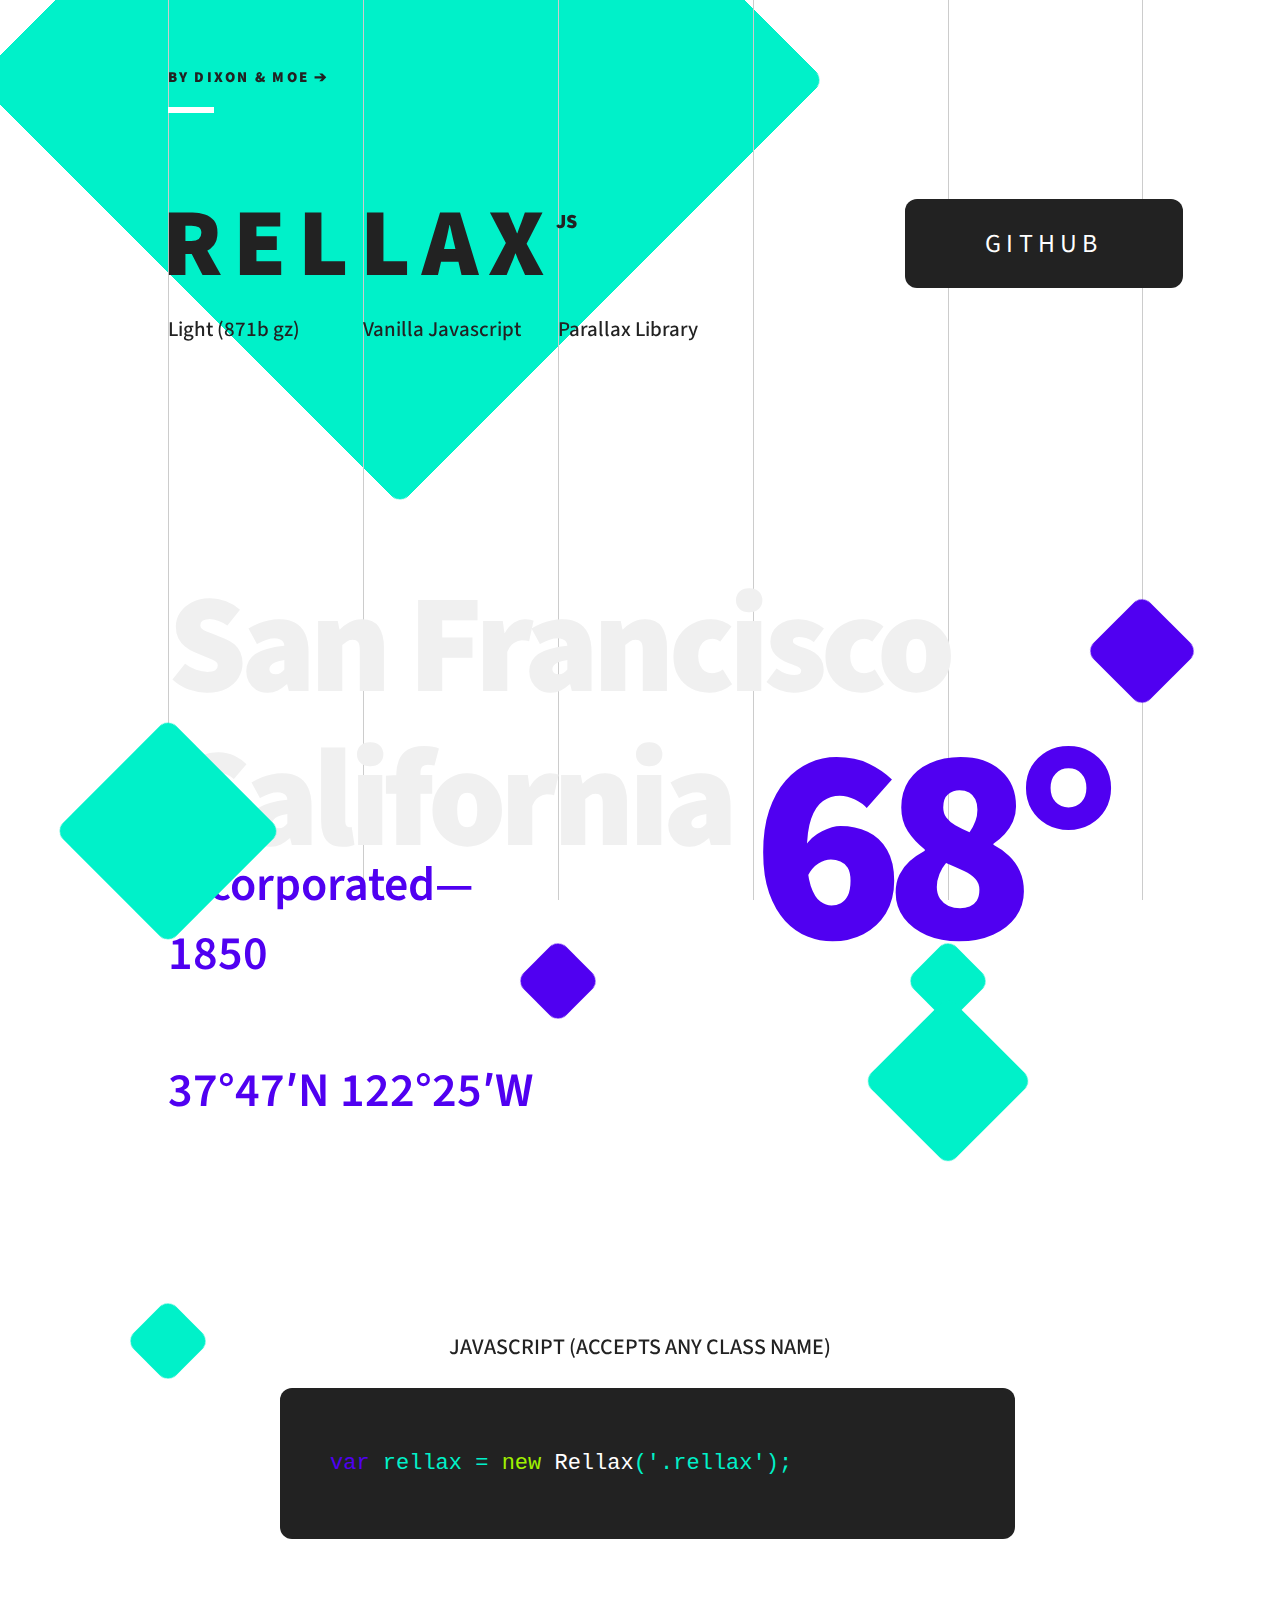
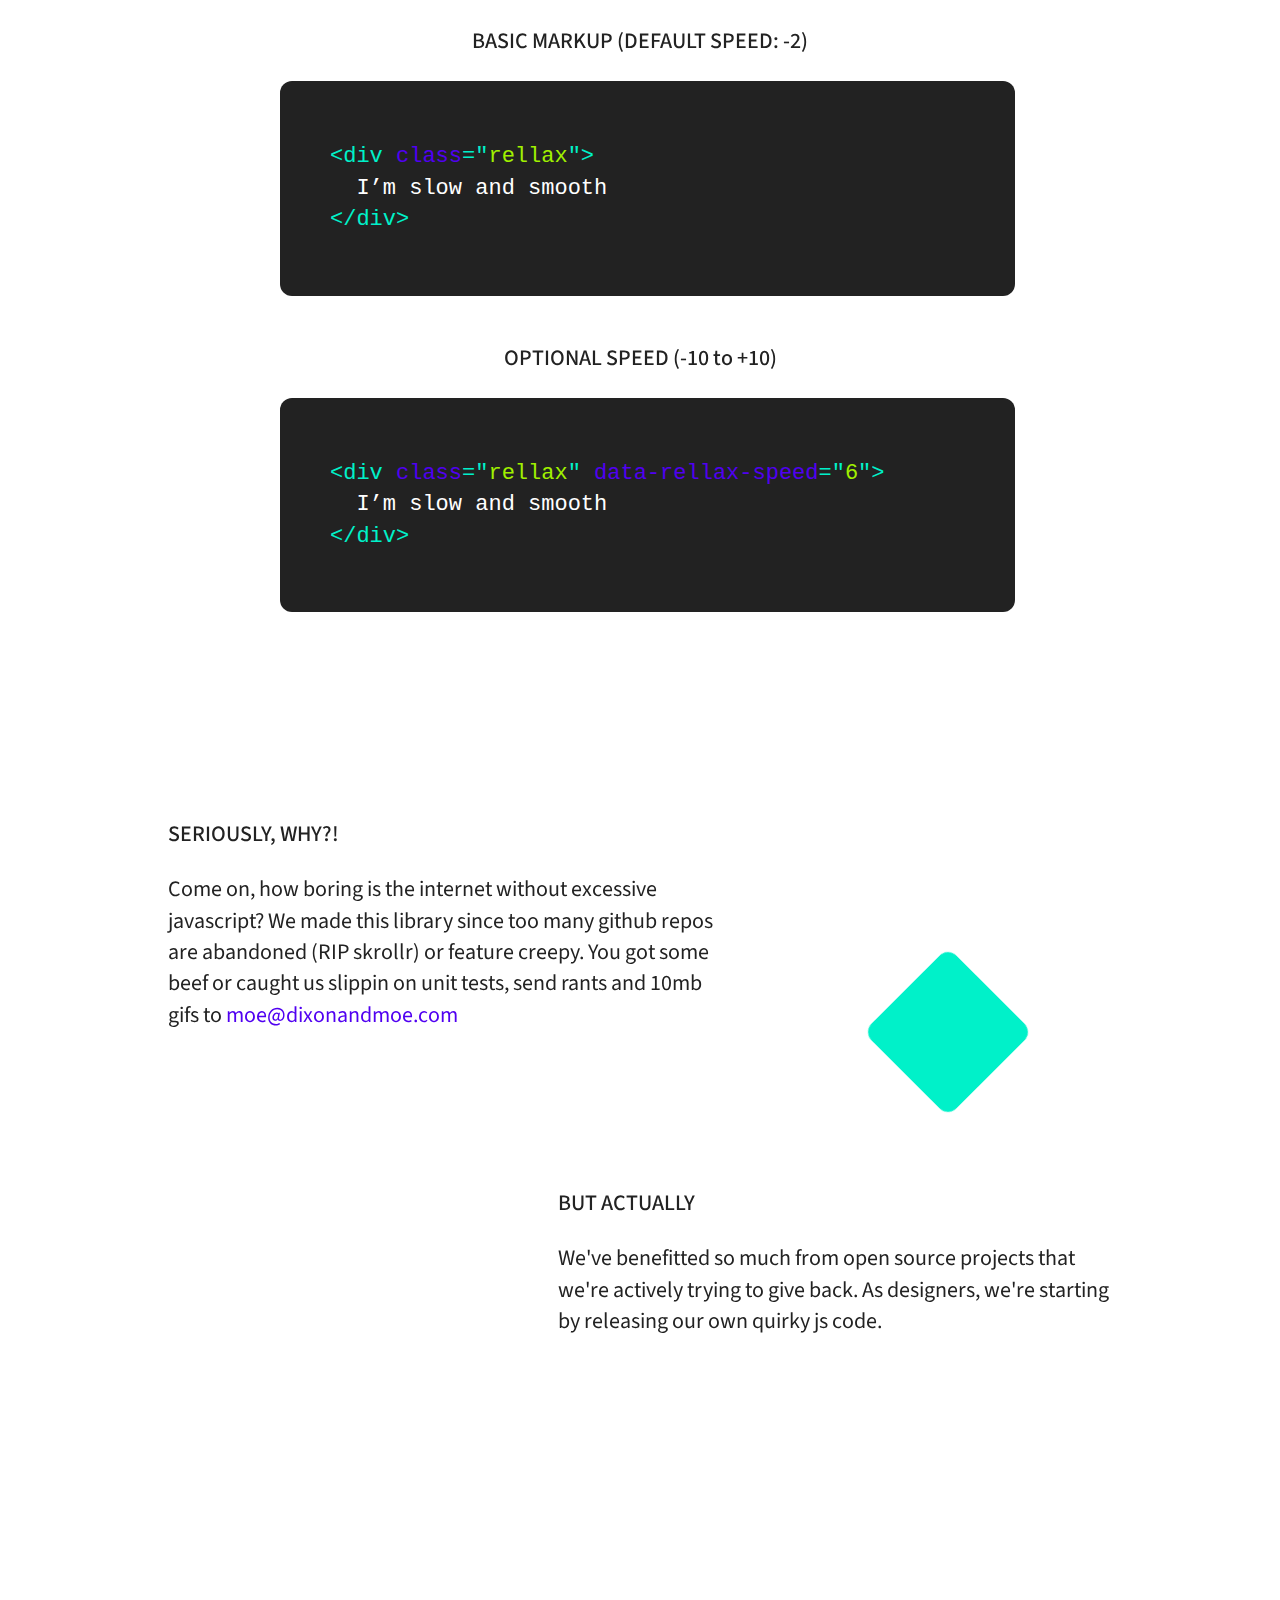
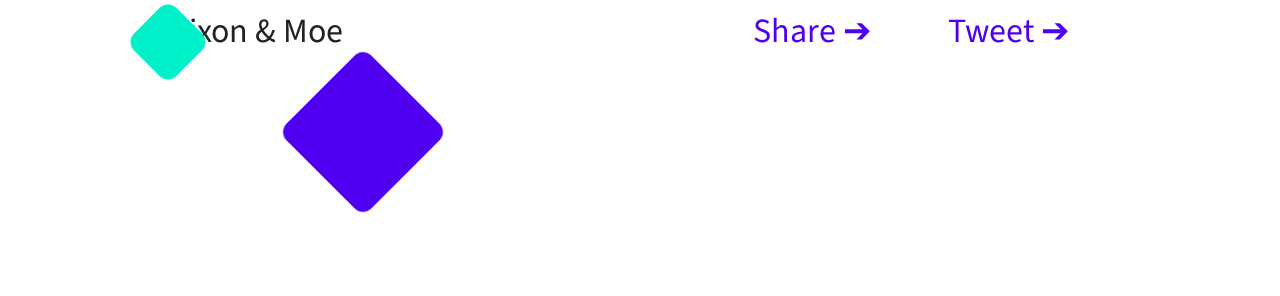
<file: demo.html>
<!DOCTYPE html>
<html>
  <head>
    <meta charset="utf-8">
    <meta http-equiv="X-UA-Compatible" content="IE=edge,chrome=1">
    <title>Vanilla Javascript Parallax Library - Rellax.js</title>
    <meta name="description" content="">
    <meta name="viewport" content="width=device-width">

    <link href='https://fonts.googleapis.com/css?family=Source+Sans+Pro:600,700,900' rel='stylesheet' type='text/css'>

    <!-- Booooooootstrap -->
    <link rel="stylesheet" href="css/bootstrap.min.css">

    <!-- Styles -->
    <link rel="stylesheet" type="text/css" href="css/main.css">

    <!--[if lt IE 9]>
    <script src="//html5shiv.googlecode.com/svn/trunk/html5.js"></script>
    <script>window.html5 || document.write('<script src="js/vendor/html5shiv.js"><\/script>')</script>
    <![endif]-->
  </head>

  <body>
    <div class="grid">
      <div class="container">
        <div class="row">
          <div class="col-md-offset-1 col-md-2">
            <div class="grid-line"></div>
          </div>
          <div class="col-md-2">
            <div class="grid-line"></div>
          </div>
          <div class="col-md-2">
            <div class="grid-line"></div>
          </div>
          <div class="col-md-2">
            <div class="grid-line"></div>
          </div>
          <div class="col-md-2">
            <div class="grid-line" style="margin-right:-30px;border-right:1px solid #ccc"></div>
          </div>
        </div>
      </div>
    </div>

    <div class="fixed-top rellax" data-rellax-speed="-2"
      style="transform: rotate(45deg);"
    >
    </div>

    <main class="main">
      <header>
        <div class="container">
          <div class="row">
            <div class="col-md-offset-1 col-md-11">
              <a href="http://dixonandmoe.com/">
                <h2>BY DIXON & MOE <span>➔</span></h2>
              </a>
              <div class="white-block"></div>
            </div>
          </div>
          <div class="title">
            <div class="row">
              <div class="col-md-offset-1 col-md-6">
                <h1>RELLAX<span>JS</span></h1>
              </div>
              <div class="col-md-4 text-right">
                <a href="https://github.com/dixonandmoe/rellax">GITHUB</a>
              </div>
            </div>
          </div>
          <div class="subtitle">
            <div class="row">
              <div class="col-md-offset-1 col-md-2">
                <h3>Light (871b gz)</h3>
              </div>
              <div class="col-md-2">
                <h3>Vanilla Javascript</h3>
              </div>
              <div class="col-md-2">
                <h3>Parallax Library</h3>
              </div>
          </div>
        </div>
      </header>


      <section class="section san-francisco">
        <div class="absolute">
          <div class="container">
            <div class="row">
              <div class="col-md-offset-1 col-md-11">
                <h2 class="rellax" data-rellax-speed="-3">San Francisco<br>California</h2>
              </div>
            </div>
          </div>
        </div>

        <div class="absolute above">
          <div class="container">
            <div class="row">

              <div class="col-md-offset-1 col-md-2">
                <div class="lg-green rellax"
                  data-rellax-speed="2"
                  style="transform: rotate(45deg);">
                </div>
                <div class="sm-green rellax"
                  data-rellax-speed="5"
                  style="transform: rotate(45deg);">
                </div>
              </div>

              <div class="col-md-offset-2 col-md-1">
                <div class="sm-purple rellax"
                  data-rellax-speed="2"
                  style="transform: rotate(45deg);">
                </div>
              </div>

              <div class="col-md-offset-3 col-md-1">
                <div class="xs-green rellax"
                  data-rellax-speed="5"
                  style="transform: rotate(45deg);">
                </div>
                <div class="md-green rellax"
                  data-rellax-speed="1"
                  style="transform: rotate(45deg);">
                </div>
              </div>

              <div class="col-md-1">
                <div class="lg-purple rellax"
                  data-rellax-speed="3"
                  style="transform: rotate(45deg);">
                </div>
              </div>

            </div>
          </div>
        </div>


        <div class="container">

          <div class="row">
            <div class="col-md-offset-1 col-md-5">
              <div class="date">
                Incorporated—<br>
                1850<br><br>
                37°47′N 122°25′W
              </div>
            </div>
            <div class="col-md-offset-1 col-md-4">
              <div class="temp">
                68°
              </div>
            </div>
          </div>
        </div>


      </section>


      <section class="section">

      </section>


      <section class="section">
        <div style="margin-top: 200px">
          <div class="container">

              <div class="row">
                <div class="col-md-12 text-center">
                  <h4>JAVASCRIPT (ACCEPTS ANY CLASS NAME)</h4>
                </div>
              </div>

              <div class="row">
                <div class="col-md-offset-2 col-md-8">
                  <div class="text-editor">
                    <code>
                      <span class="purple">var</span> rellax = <span class="green">new</span> <span class="white">Rellax</span>('.rellax');
                    </code>
                  </div>
                </div>
              </div>


              <div class="row">
                <div class="col-md-12 text-center" style="margin-top:80px">
                  <h4>BASIC MARKUP (DEFAULT SPEED: -2)</h4>
                </div>
              </div>

              <div class="row">
                <div class="col-md-offset-2 col-md-8">
                  <div class="text-editor">
                    <code>
                      &lt;div <span class="purple">class</span>="<span class="green">rellax</span>"&gt;<br>
                      <span class="white">&nbsp;&nbsp;I’m slow and smooth</span><br>
                      &lt;/div&gt;
                    </code>
                  </div>
                </div>
              </div>


              <div class="row">
                <div class="col-md-12 text-center" style="margin-top:40px">
                  <h4>OPTIONAL SPEED (-10 to +10)</h4>
                </div>
              </div>

              <div class="row">
                <div class="col-md-offset-2 col-md-8">
                  <div class="text-editor">
                    <code>
                      &lt;div <span class="purple">class</span>="<span class="green">rellax</span>" <span class="purple">data-rellax-speed</span>="<span class="green">6</span>"&gt;<br>
                      <span class="white">&nbsp;&nbsp;I’m slow and smooth</span><br>
                      &lt;/div&gt;
                    </code>
                  </div>
                </div>
              </div>

            </div>
          </div>
        </div>
      </section>



      <section class="section">

        <div class="absolute above" style="pointer-events: none;">
          <div class="container">
            <div class="row">

              <div class="col-md-offset-1 col-md-2">
                <div class="bt-green rellax"
                  data-rellax-speed="5"
                  style="transform: rotate(45deg);">
                </div>
              </div>

              <div class="col-md-offset-0 col-md-1">
                <div class="md-dixonandmoe rellax"
                  data-rellax-speed="2"
                  style="transform: rotate(45deg);">
                </div>
              </div>

              <div class="col-md-offset-5 col-md-1">
                <div class="md-twitter rellax"
                  data-rellax-speed="1"
                  style="transform: rotate(45deg);">
                </div>
              </div>

              <div class="col-md-1">
                <div class="md-facebook rellax"
                  data-rellax-speed="3"
                  data-rellax-percentage="0.5"
                  style="transform: rotate(45deg);">
                </div>
              </div>

            </div>
          </div>
        </div>

        <div class="copy" style="margin-top: 200px;margin-bottom: 500px">
          <div class="container">
            <div class="row">
              <div class="col-md-offset-1 col-md-6">
                <h4>SERIOUSLY, WHY?!</h4>
                <p>Come on, how boring is the internet without excessive javascript? We made this library since too many github repos are abandoned (RIP skrollr) or feature creepy. You got some beef or caught us slippin on unit tests, send rants and 10mb gifs to <a href="mailto:moe@dixonandmoe.">moe@dixonandmoe.com</a></p>
              </div>
            </div>

            <div class="row" style="margin-top: 140px">
              <div class="col-md-offset-5 col-md-6">
                <h4>BUT ACTUALLY</h4>
                <p>We've benefitted so much from open source projects that we're actively trying to give back. As designers, we're starting by releasing our own quirky js code.</p>
              </div>
            </div>
          </div>
      </section>

      <section class="share">
        <div class="container">
          <div class="row">
            <div class="col-md-offset-1 col-md-3">
              <a class="dam" href="http://dixonandmoe.com/">Dixon &amp; Moe</a>
            </div>
            <div class="col-md-offset-3 col-md-2">
              <a href="https://www.facebook.com/sharer/sharer.php?u=http://dixonandmoe.com/rellax/">Share <span>➔</span></a>
            </div>
            <div class="col-md-offset-0 col-md-2">
              <a href="https://twitter.com/share?url=http://dixonandmoe.com/rellax/">Tweet <span>➔</span></a>
            </div>
          </div>
      </section>

    </main>


    <!-- javascript -->
    <script type="text/javascript" src="rellax.js"></script>
    <script>
    	var rellax = new Rellax('.rellax', {
        // center: true
        callback: function(position) {
            // callback every position change
            console.log(position);
        }
      });
    </script>



  </body>
</html>
</file>
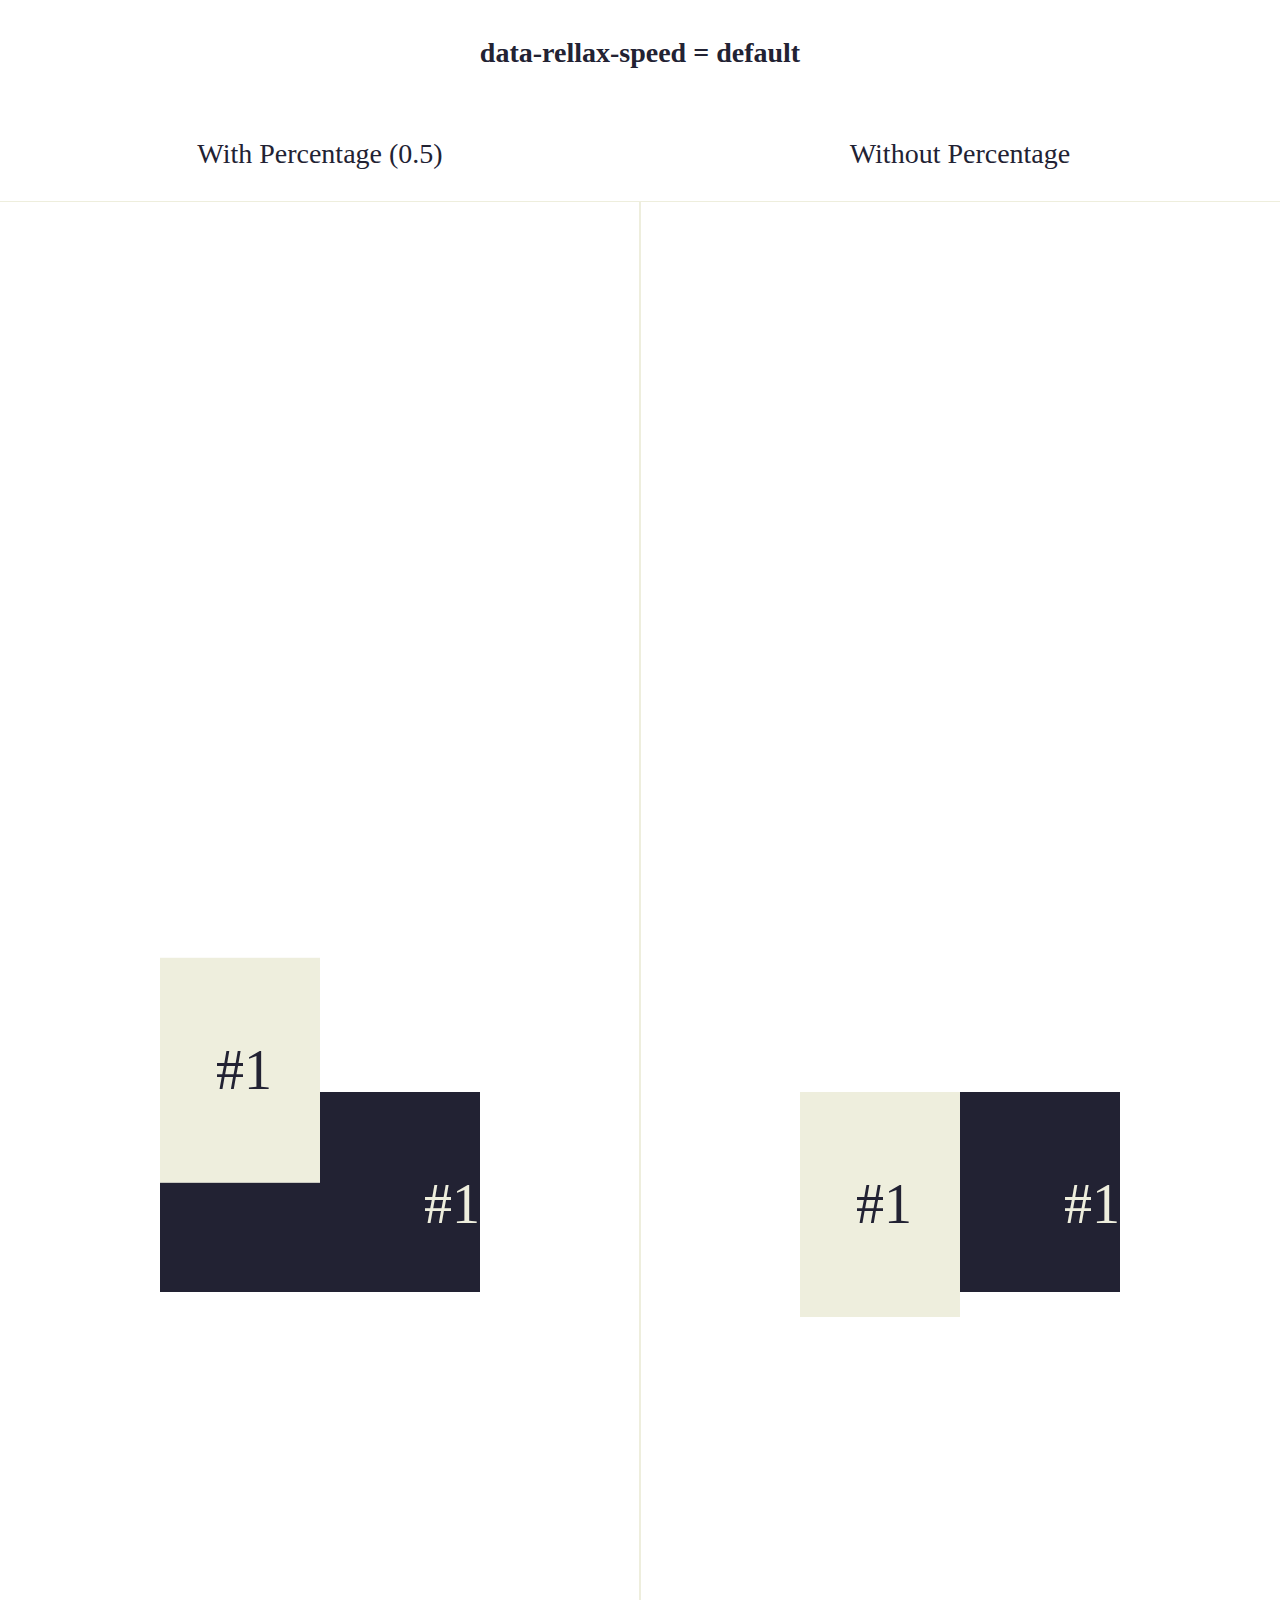
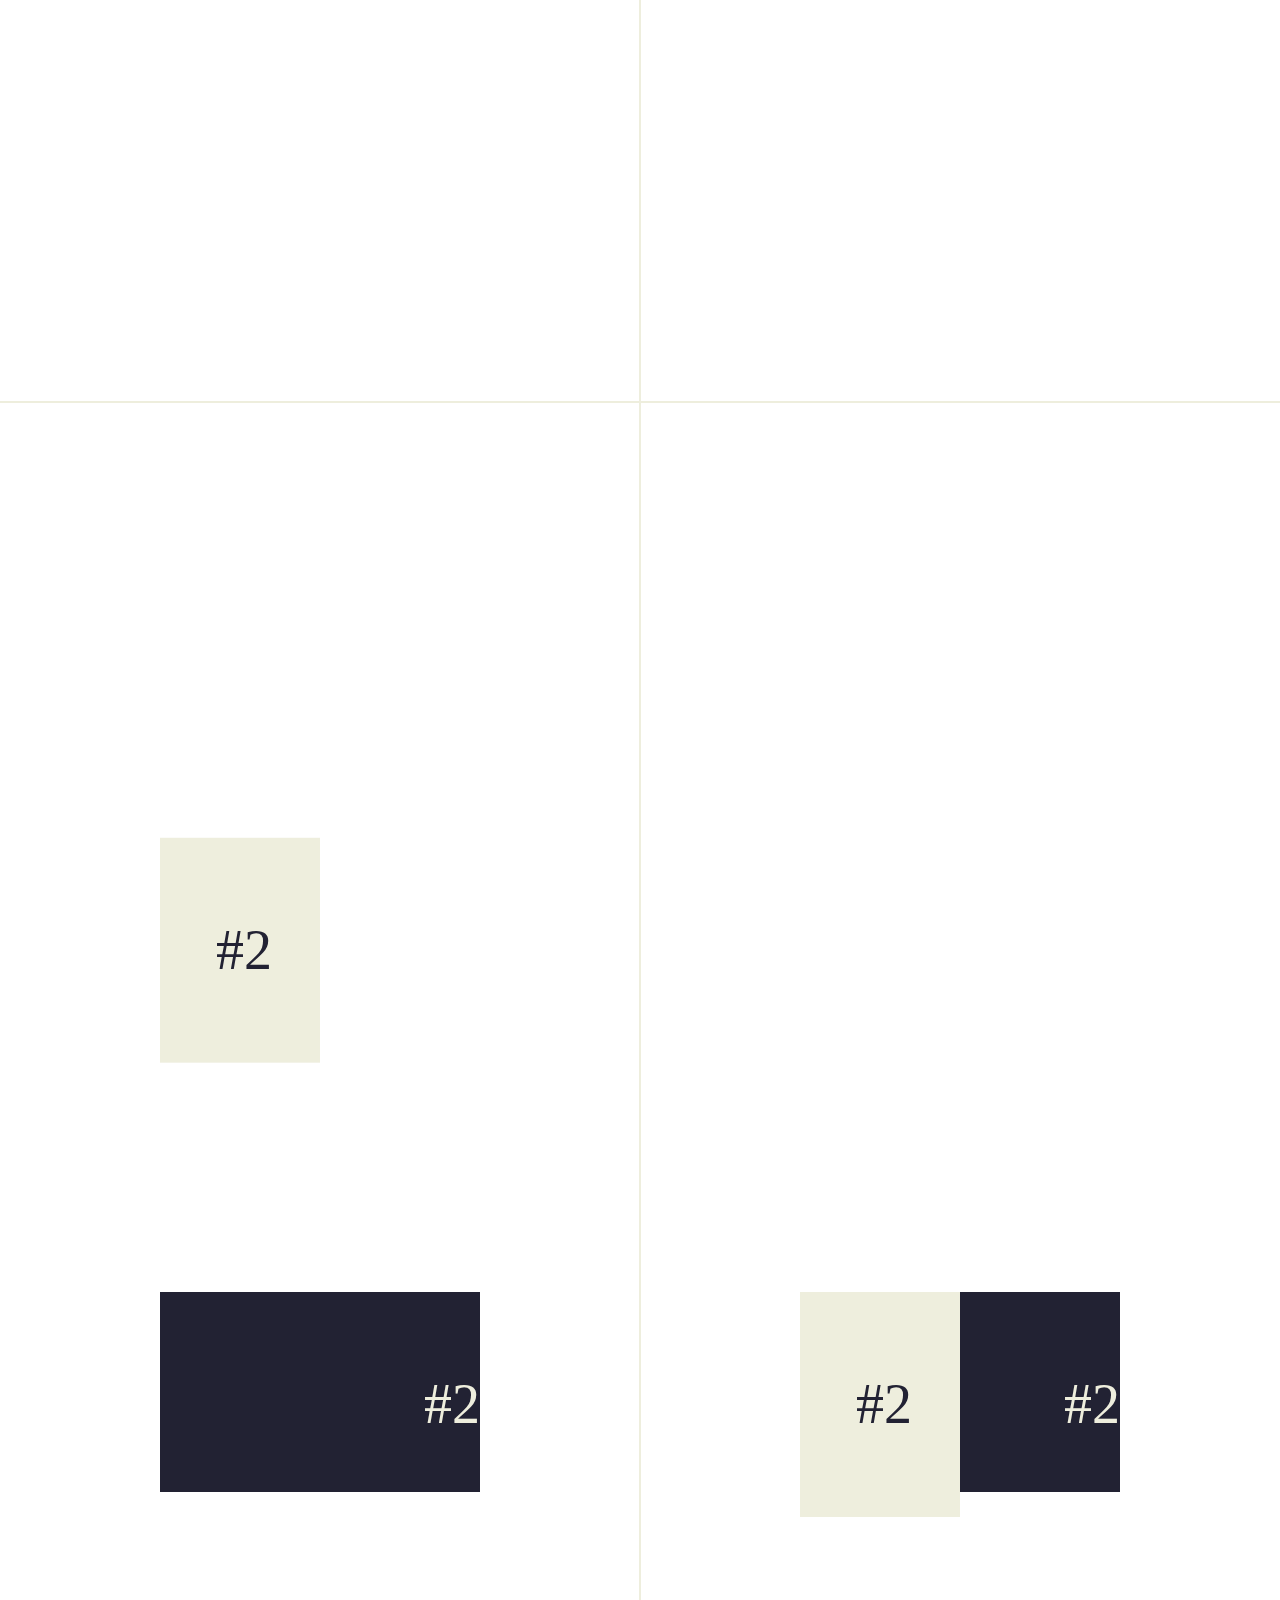
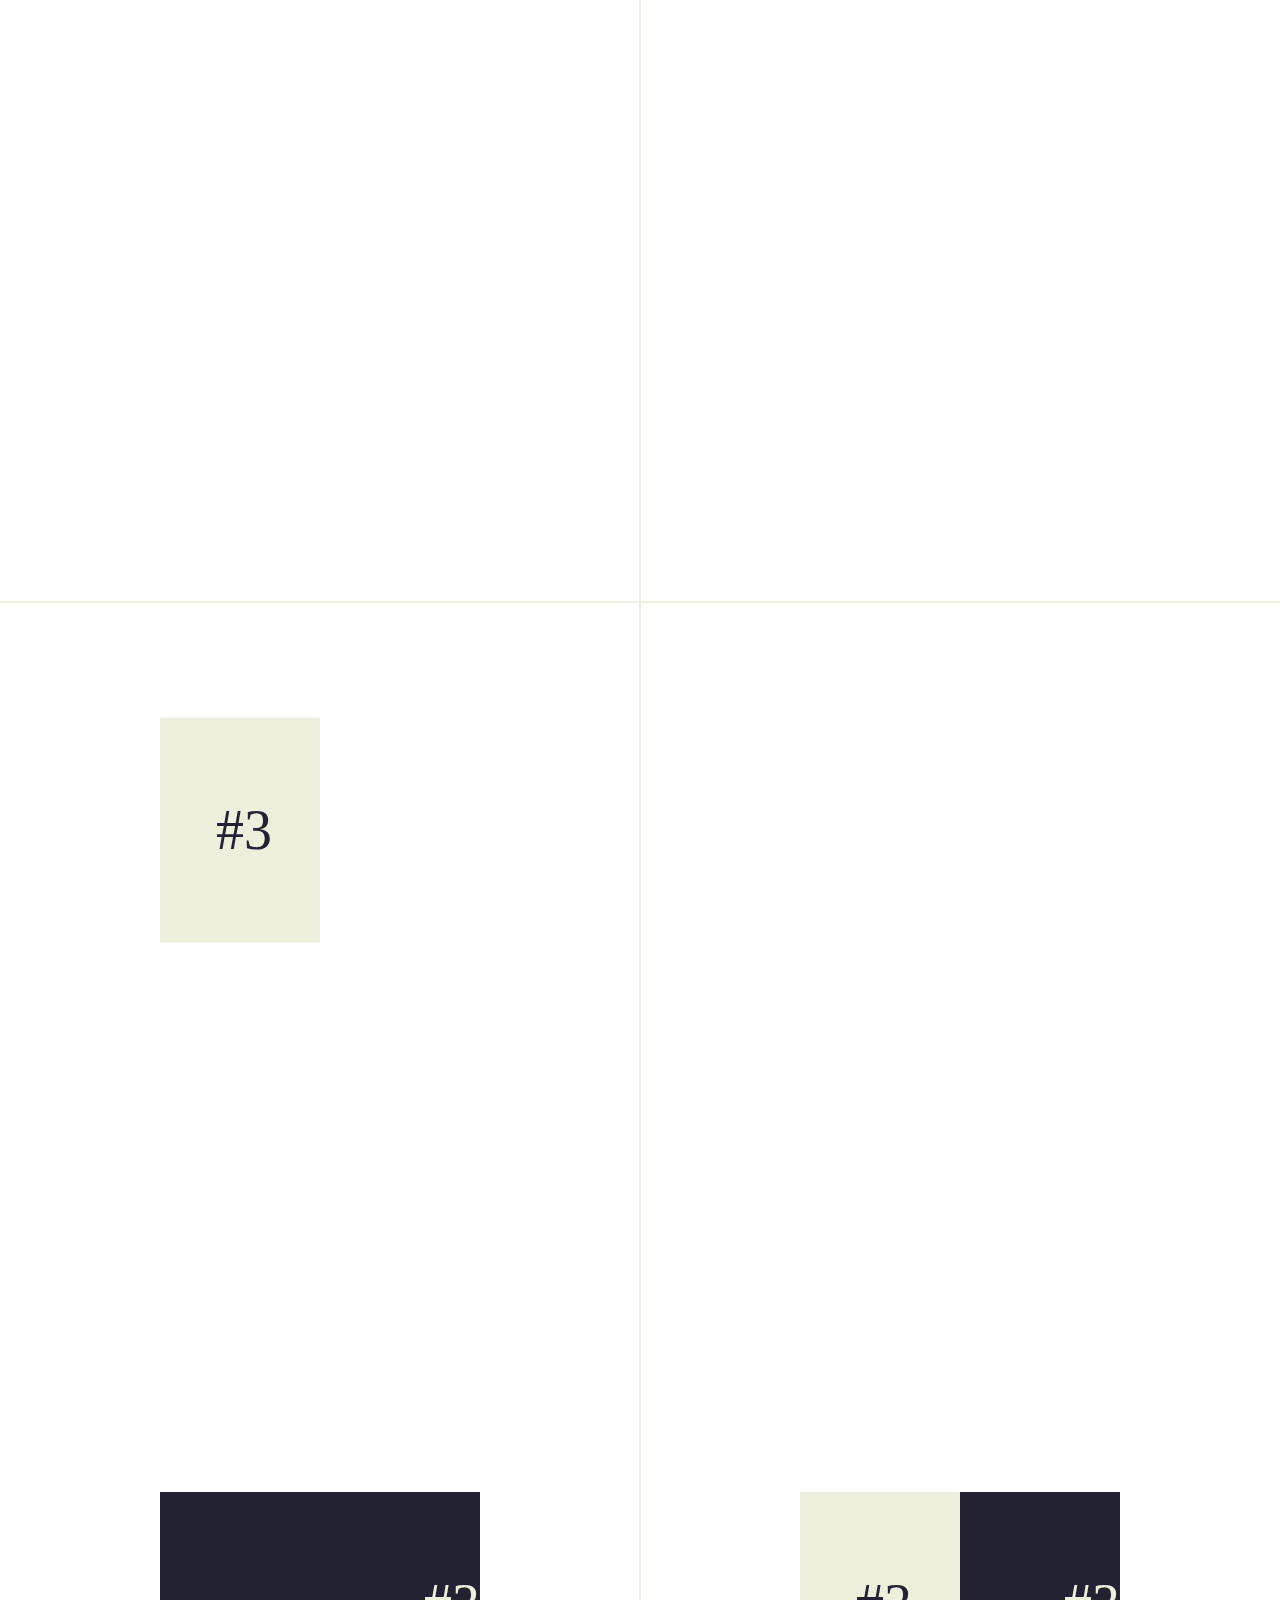
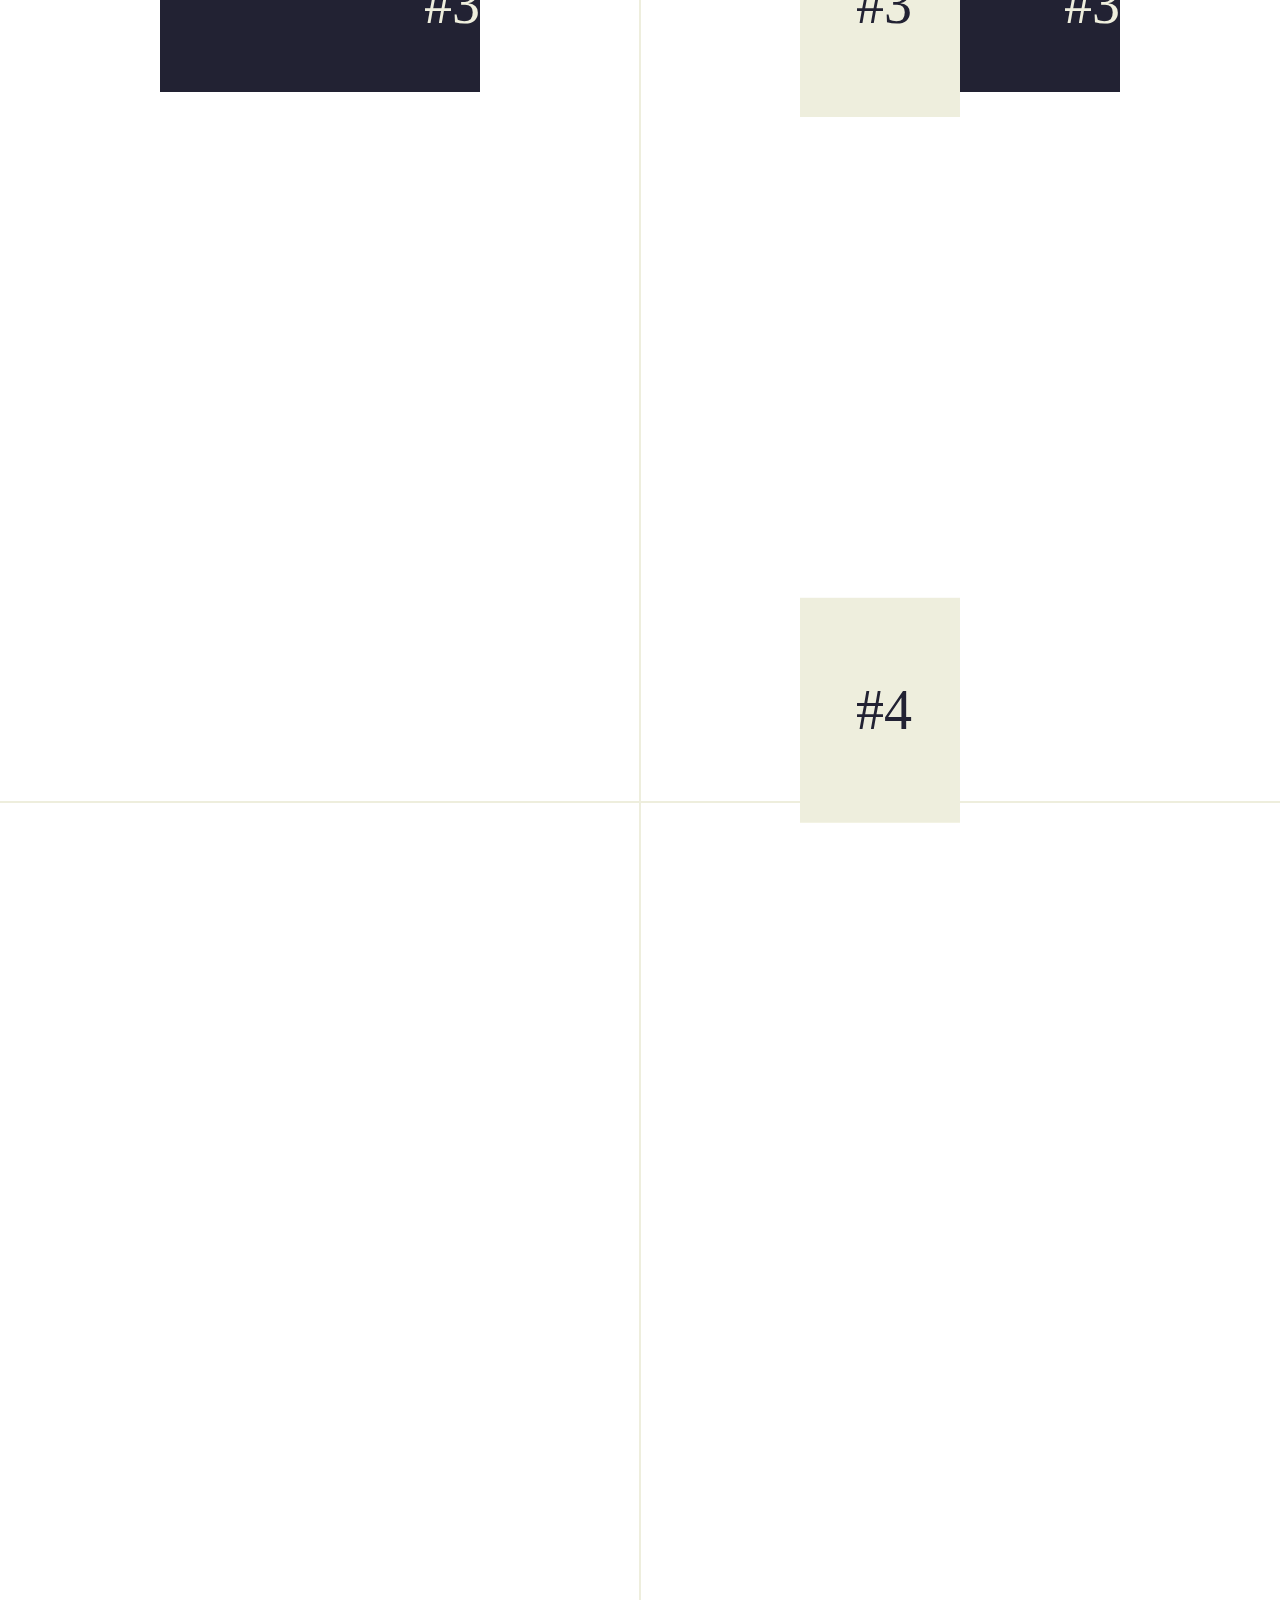
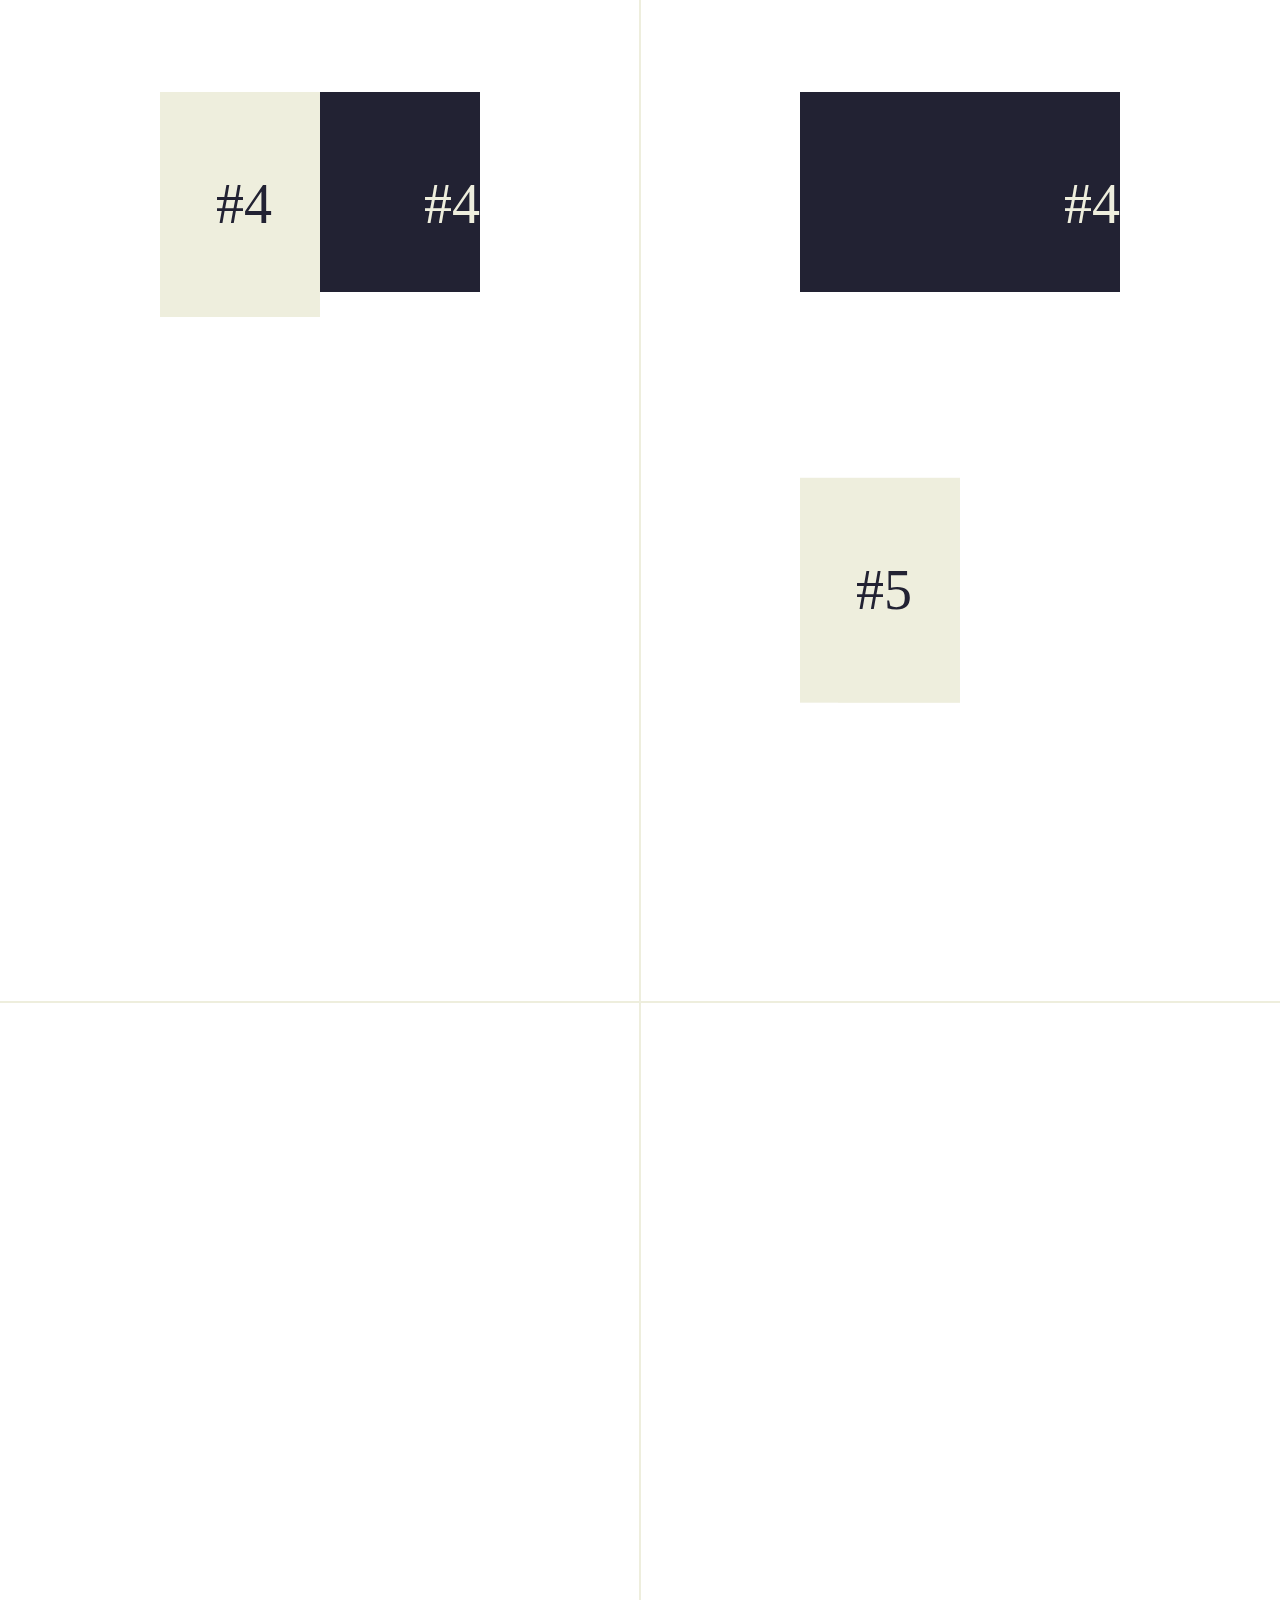
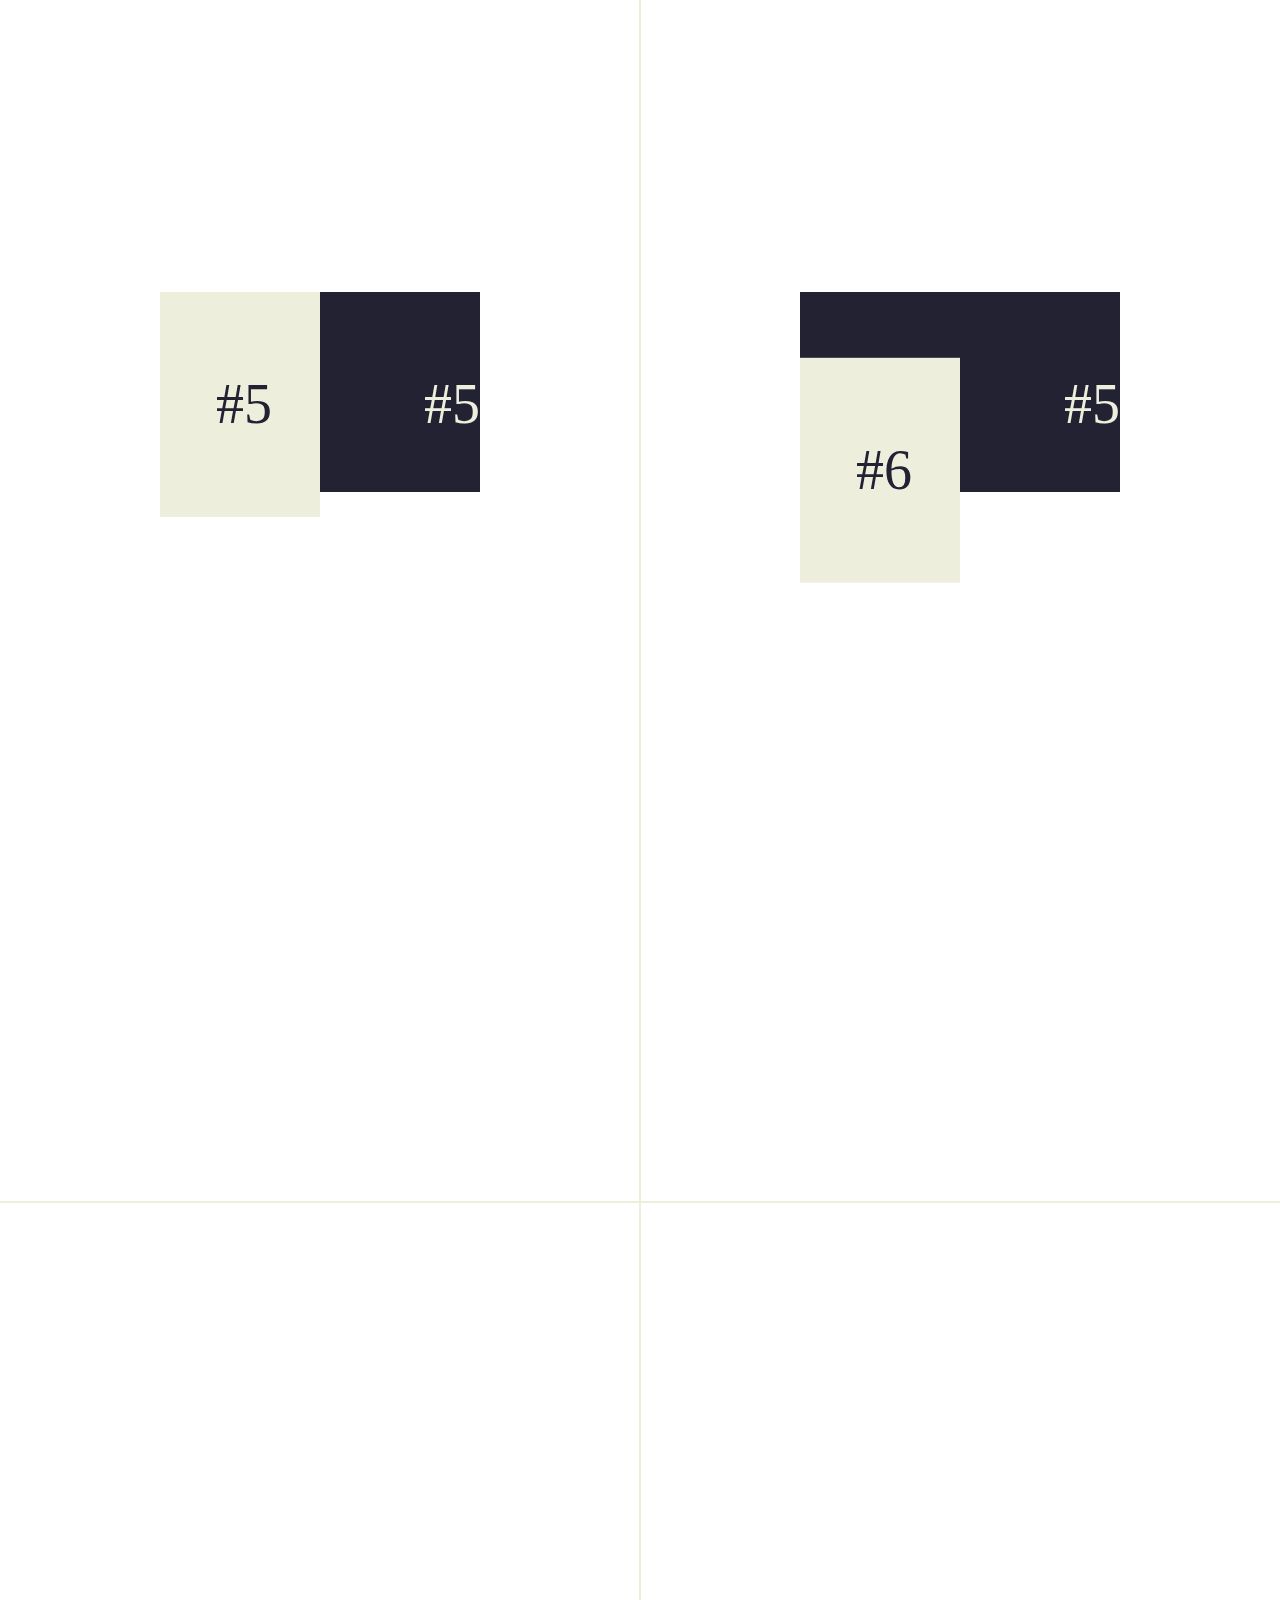
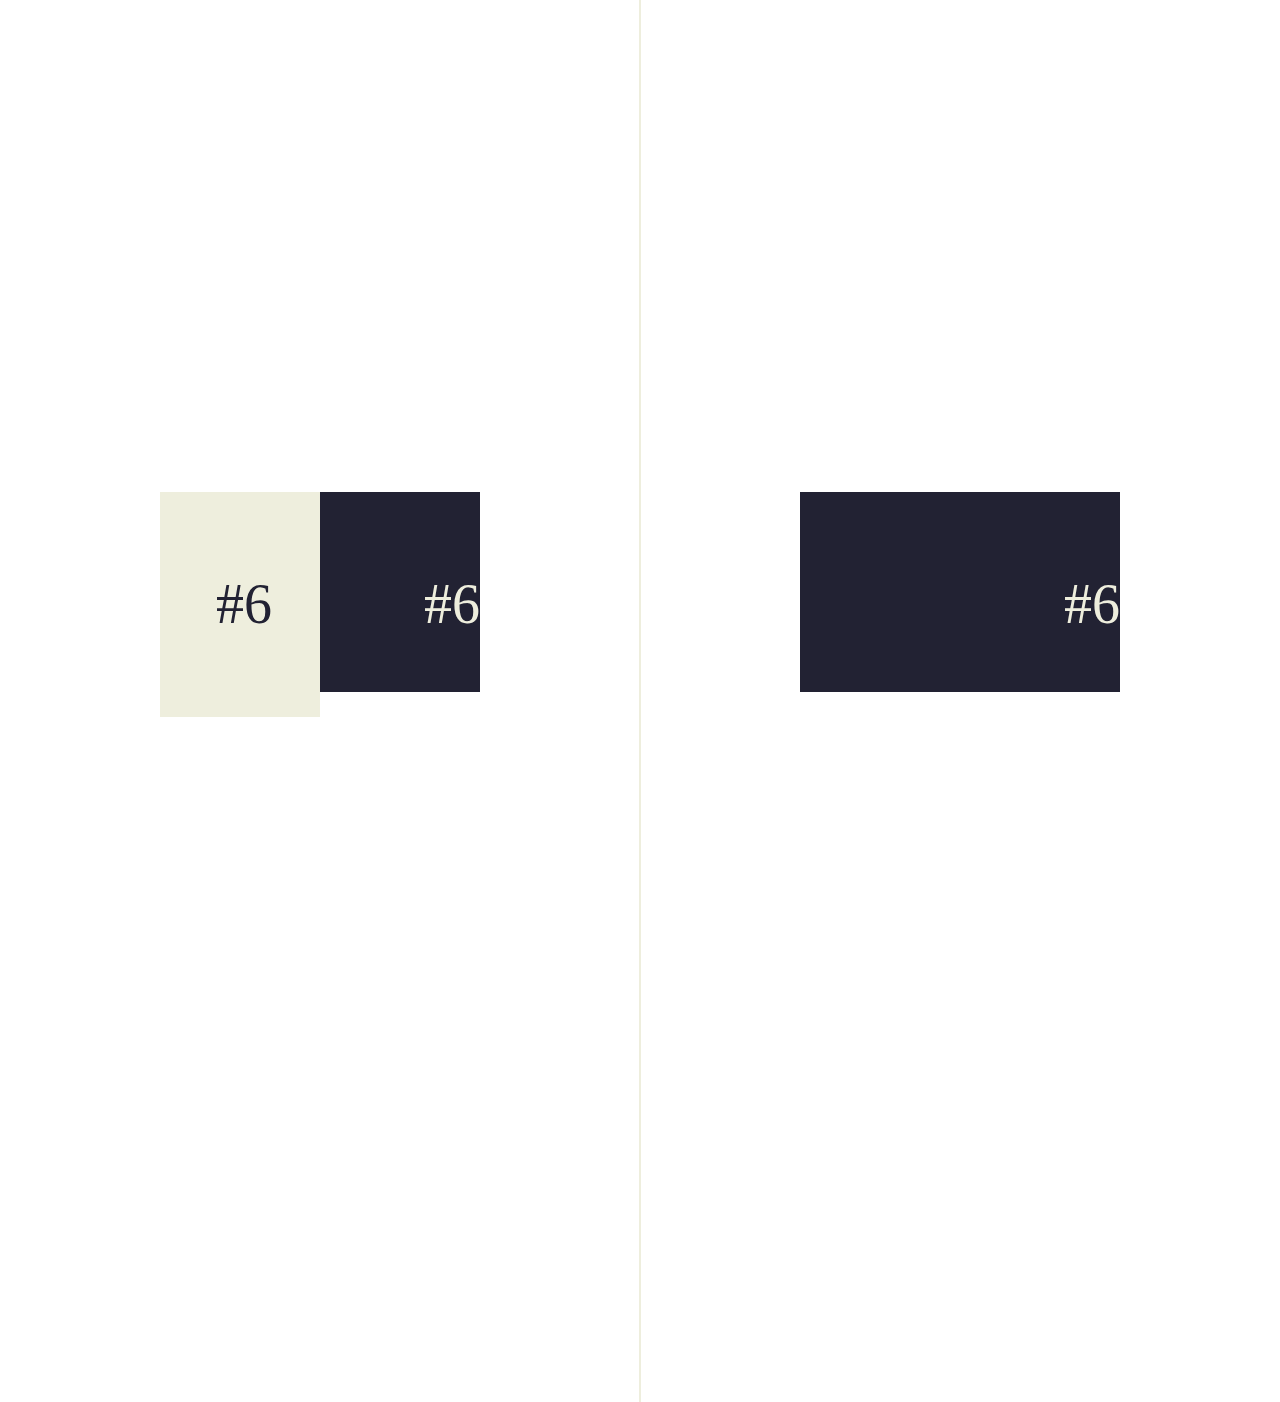
<file: tests/center.html>
<!DOCTYPE html>
<html lang="en">
<head>
	<meta charset="UTF-8">
	<meta name="viewport" content="width=device-width, initial-scale=1.0">
	<meta http-equiv="X-UA-Compatible" content="IE=edge">
	<title></title>
	<style>
		html, body{
			color: #223;
			font-size: 21pt;
			margin: 0; padding: 0;
		}
		nav{
			font-size: 21pt;
			line-height: 1.5em;
			position: fixed;
			bottom: 0; left: 0;
		}
		nav a{ color: inherit; }

		.col{
			text-align: center;
			width: 50%;
			float: left;
			box-sizing: border-box;
		}

		h4{ text-align: center;}

		.container{
			display: flex;
			align-items: center;
			outline: 1px solid #eed;
			font-size: 42pt;
			/*padding: 37.5vh 12.5vw;*/
			padding: 0 12.5vw;
			height: 200vh;
		}
		.block{
			background: #223;
			color: #eed;
			line-height: 25vh;
			text-align: right;
			/*padding: 0 42pt;*/
			margin-top: 20vh;
			height: 200px;
			width: 400px;
			position: relative;
		}
		span{
			background: #eed;
			color: #223;
			line-height: 25vh;
			text-align: left;
			padding: 0 42pt;
			display: block;
			width: 50%;
			position: absolute;
			top: 0; left: 0;
			box-sizing: border-box;
		}
	</style>
</head>
<body>
	<h4>data-rellax-speed = default</h4>
	<section>
		<div class="col">
			<br>With Percentage (0.5) <br><br>
			<div id="21" class="container"><div class="block">#1<span class="rellax" data-rellax-percentage="0.5">#1</span></div></div>
			<div id="22" class="container"><div class="block">#2<span class="rellax" data-rellax-percentage="0.5">#2</span></div></div>
			<div id="23" class="container"><div class="block">#3<span class="rellax" data-rellax-percentage="0.5">#3</span></div></div>
			<div id="24" class="container"><div class="block">#4<span class="rellax" data-rellax-percentage="0.5" style="transition: transform 10s cubic-bezier(0,1,.5,1);">#4</span></div></div>
			<div id="25" class="container"><div class="block">#5<span class="rellax" data-rellax-percentage="0.5" style="transition: transform 10s cubic-bezier(0,1,.5,1);">#5</span></div></div>
			<div id="26" class="container"><div class="block">#6<span class="rellax" data-rellax-percentage="0.5" style="transition: transform 10s cubic-bezier(0,1,.5,1);">#6</span></div></div>
		</div>
		<div class="col">
			<br>Without Percentage <br><br>
			<div id="21" class="container"><div class="block">#1<span class="rellax" style="transition: transform 10s cubic-bezier(0,1,.5,1);">#1</span></div></div>
			<div id="22" class="container"><div class="block">#2<span class="rellax" style="transition: transform 10s cubic-bezier(0,1,.5,1);">#2</span></div></div>
			<div id="23" class="container"><div class="block">#3<span class="rellax" style="transition: transform 10s cubic-bezier(0,1,.5,1);">#3</span></div></div>
			<div id="24" class="container"><div class="block">#4<span class="rellax">#4</span></div></div>
			<div id="25" class="container"><div class="block">#5<span class="rellax">#5</span></div></div>
			<div id="26" class="container"><div class="block">#6<span class="rellax">#6</span></div></div>
		</div>
	</section>

	<!-- Scripts -->
	<script src="../rellax.js"></script>
	<script>
		var rellax = new Rellax('.rellax', {center: true});
	</script>
</body>
</html>
</file>
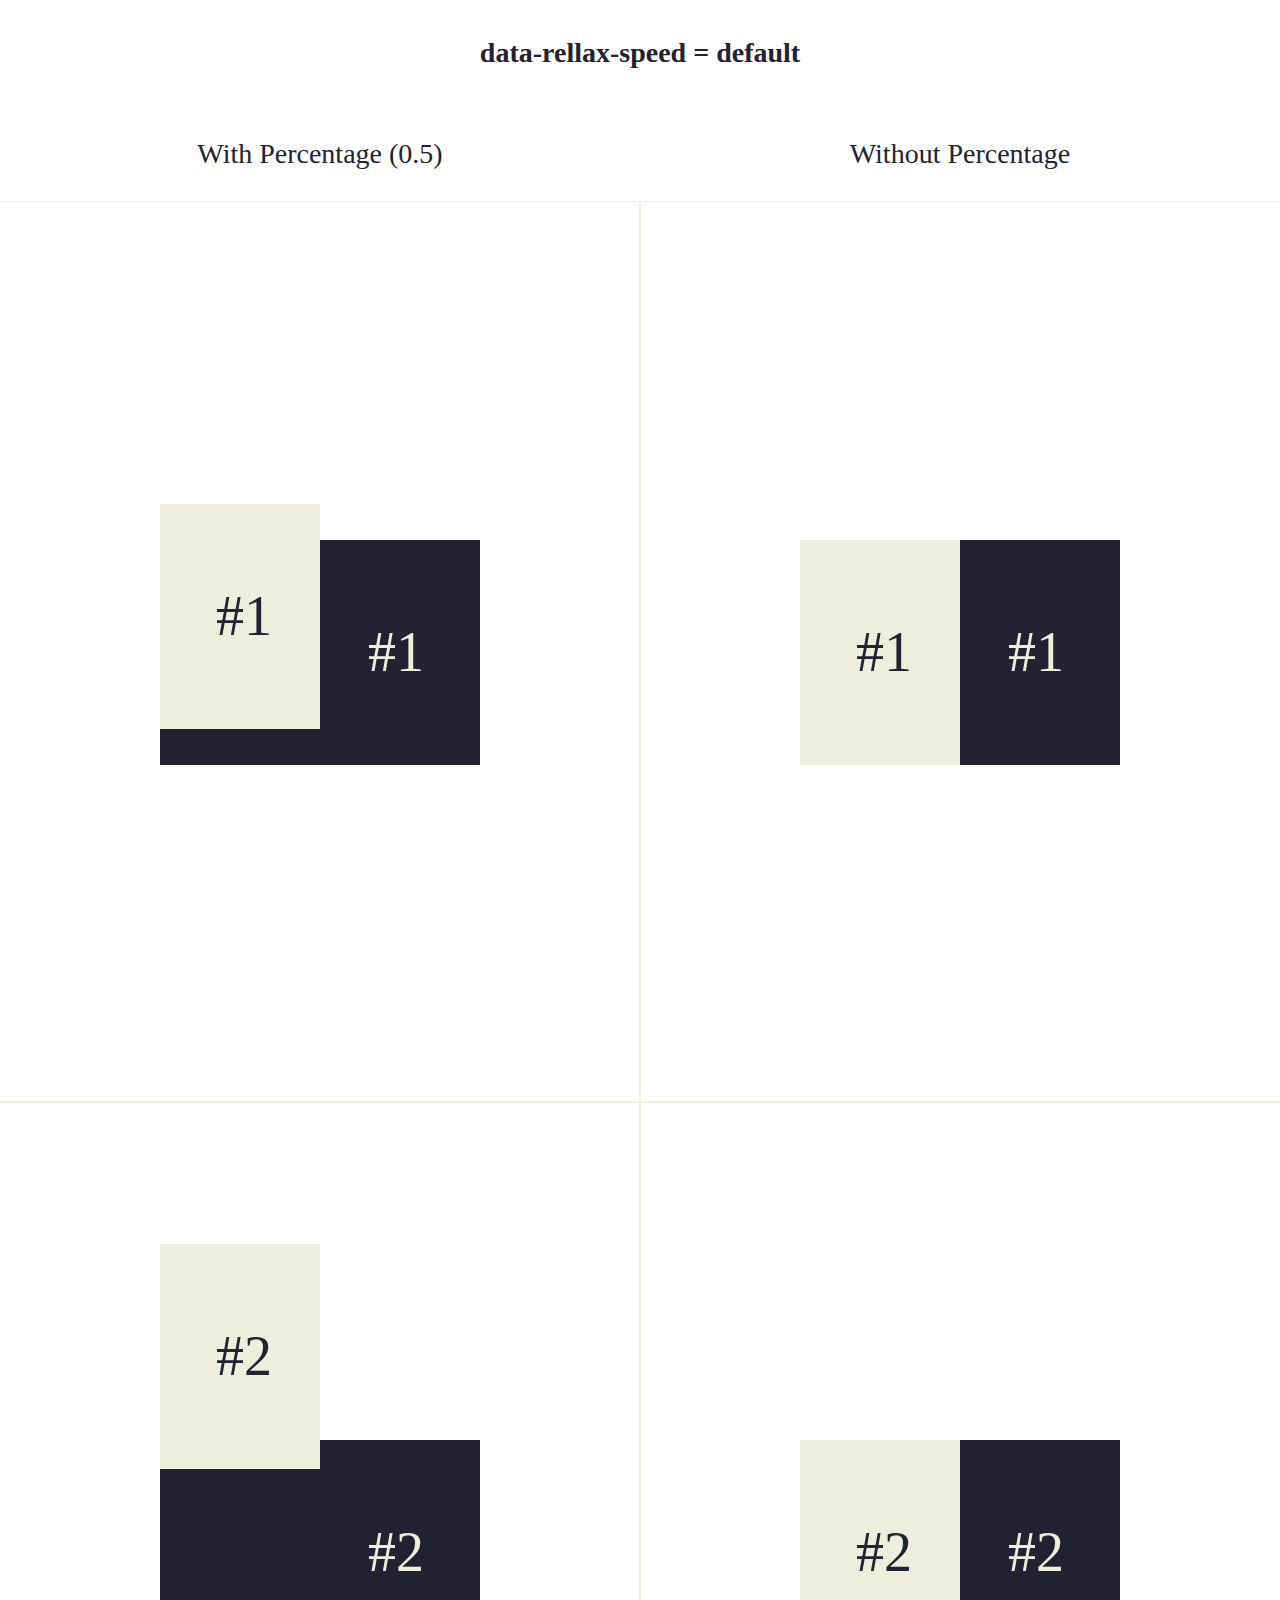
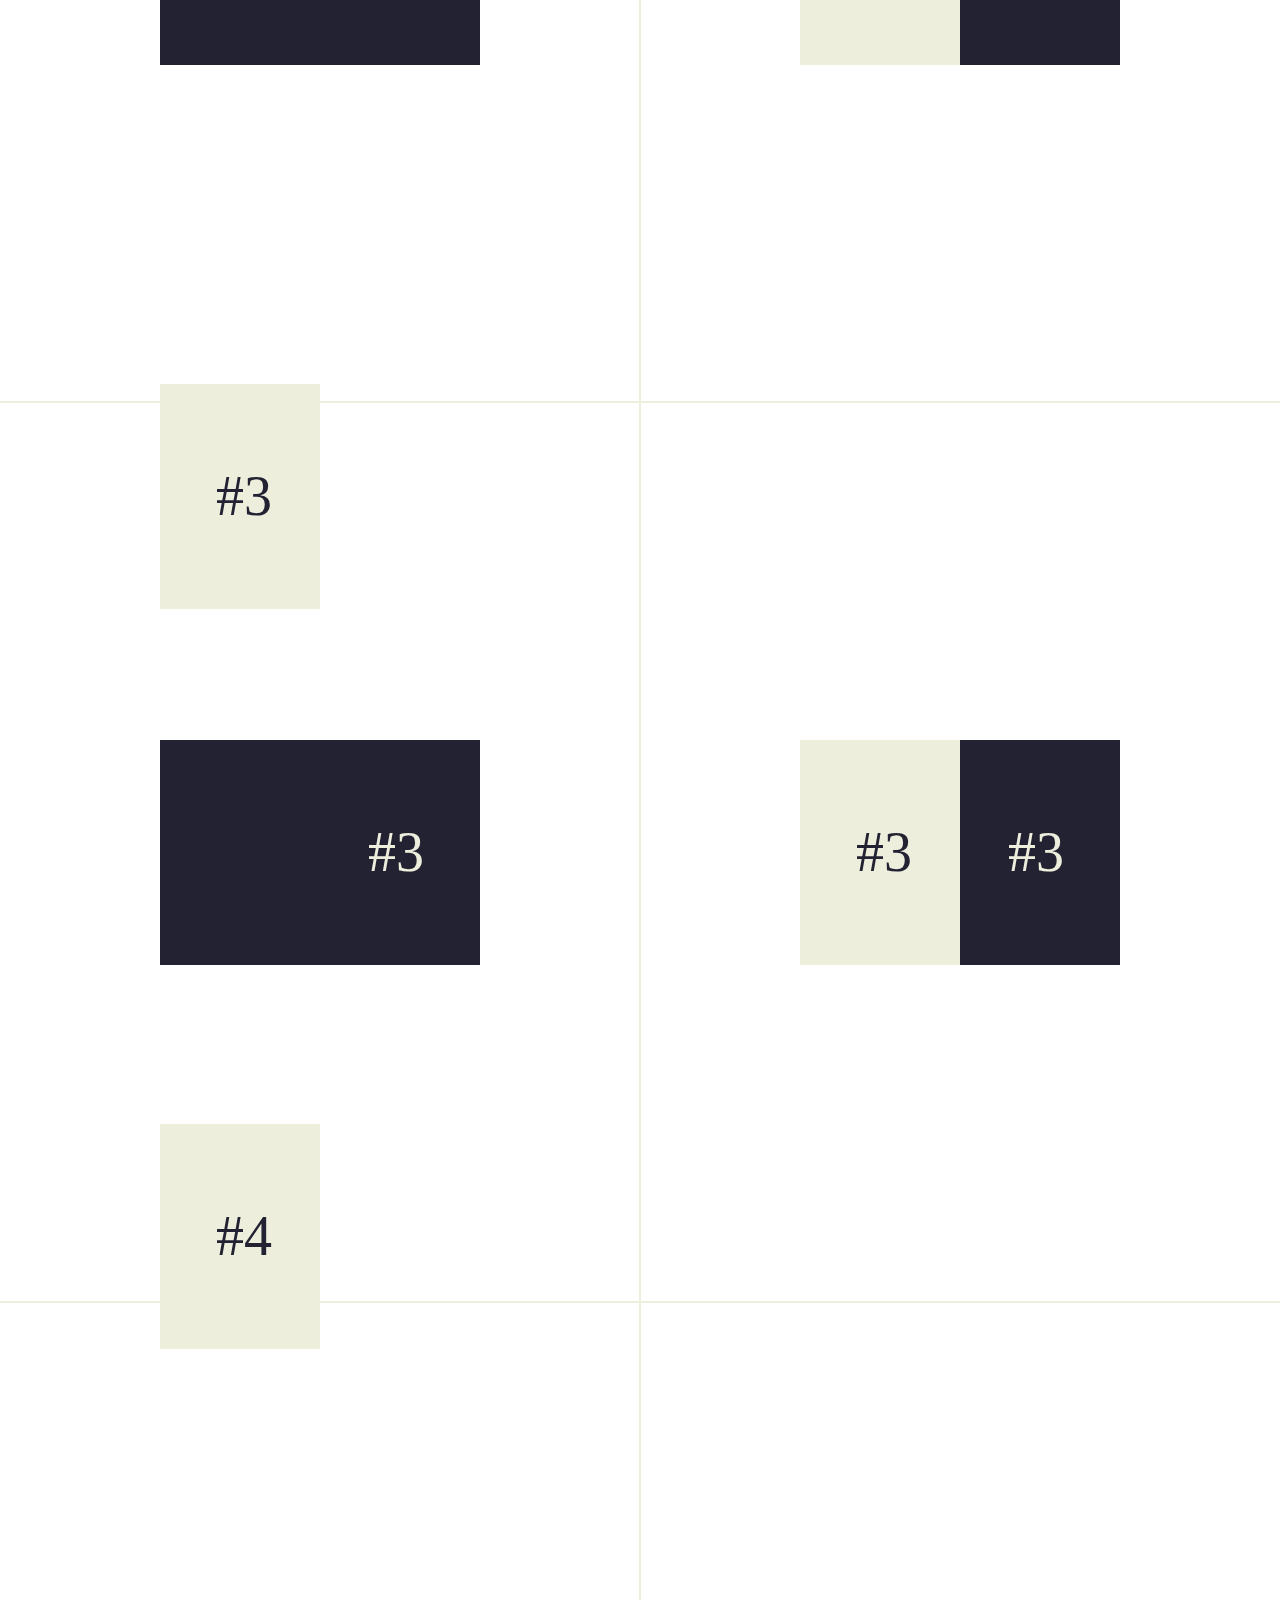
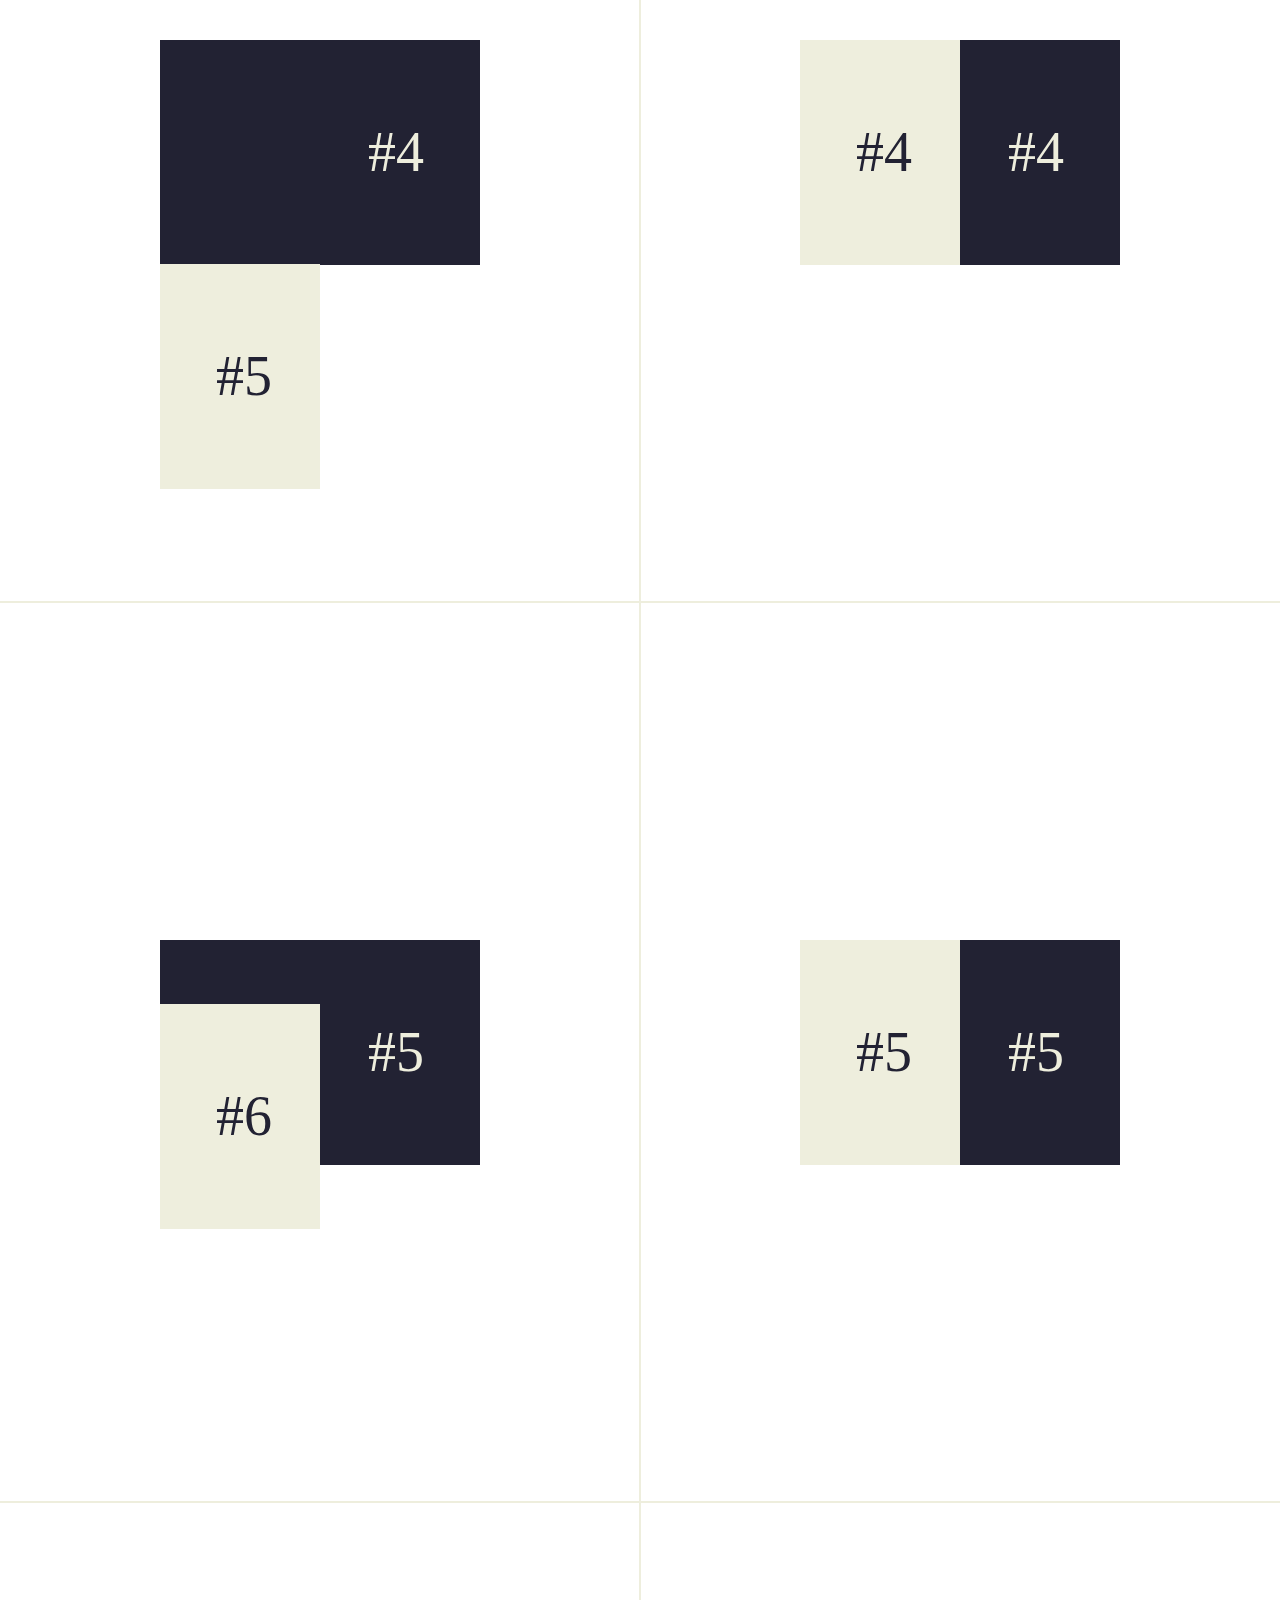
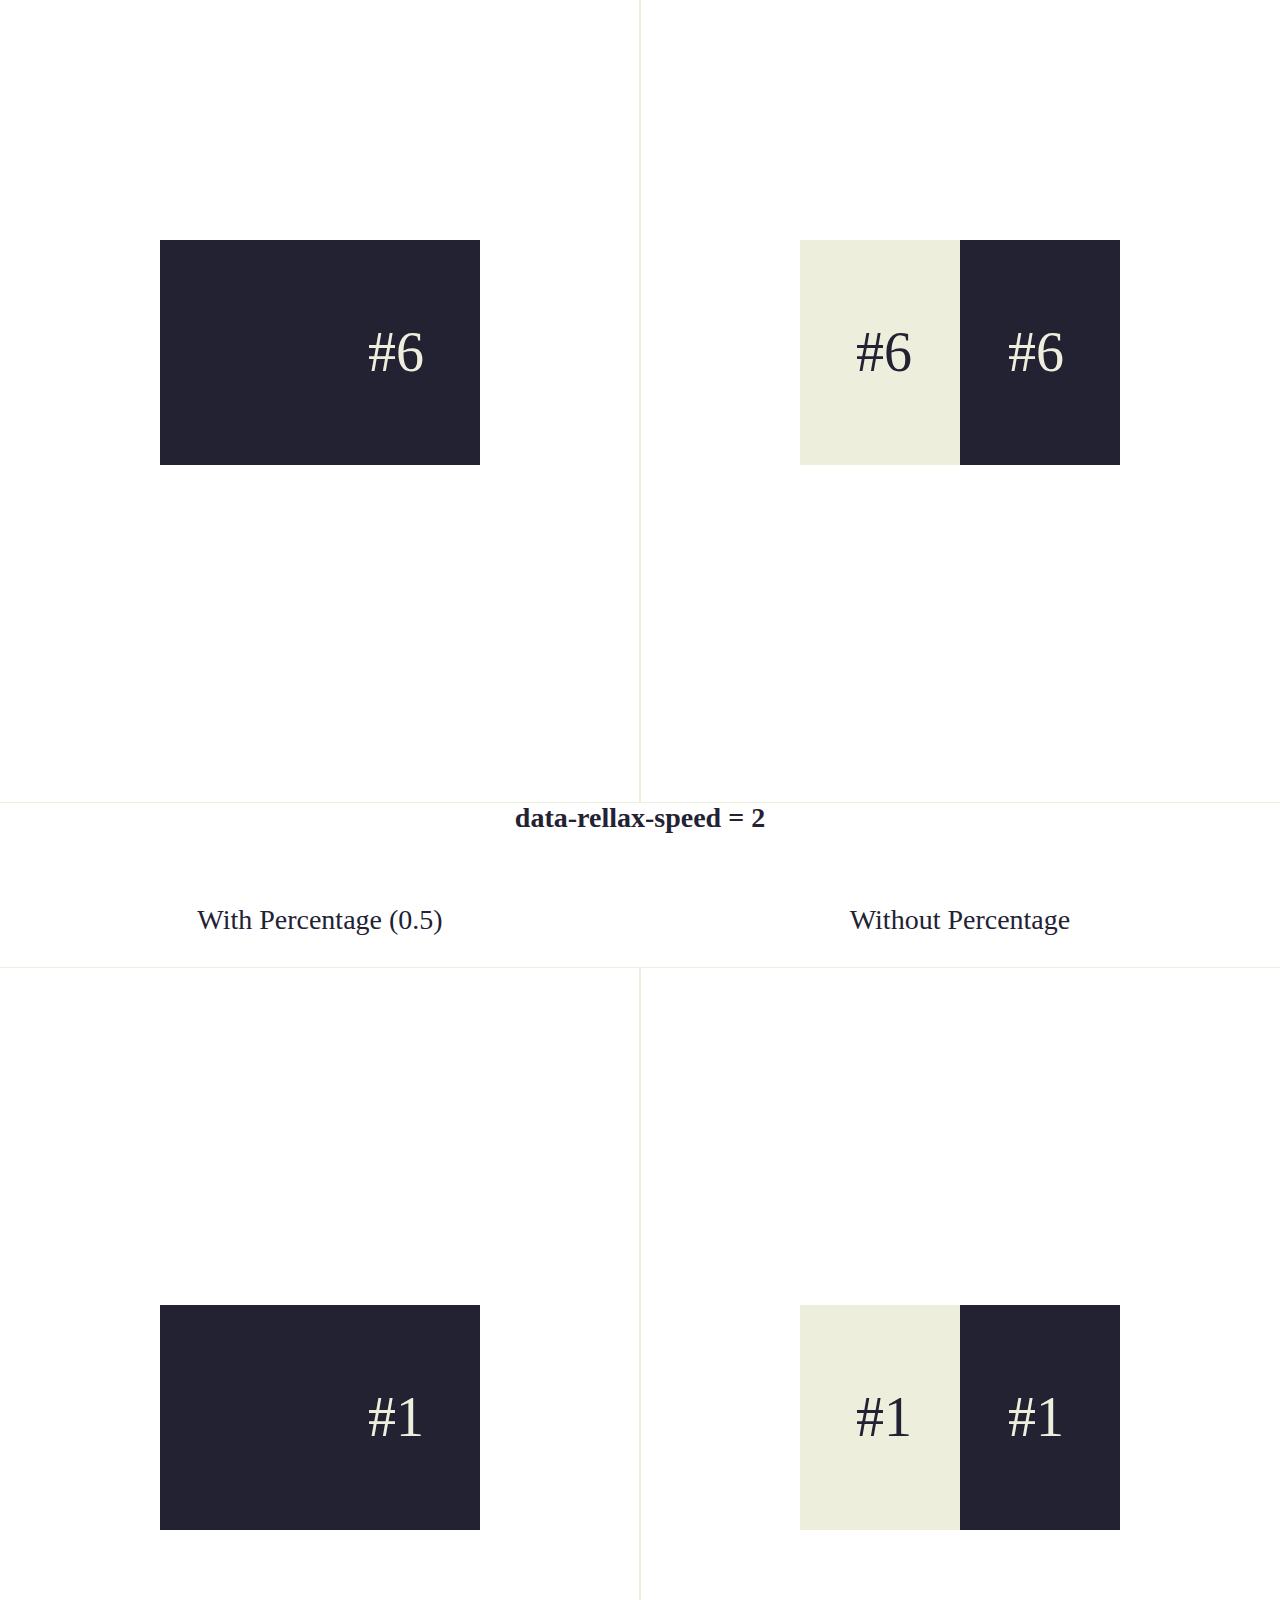
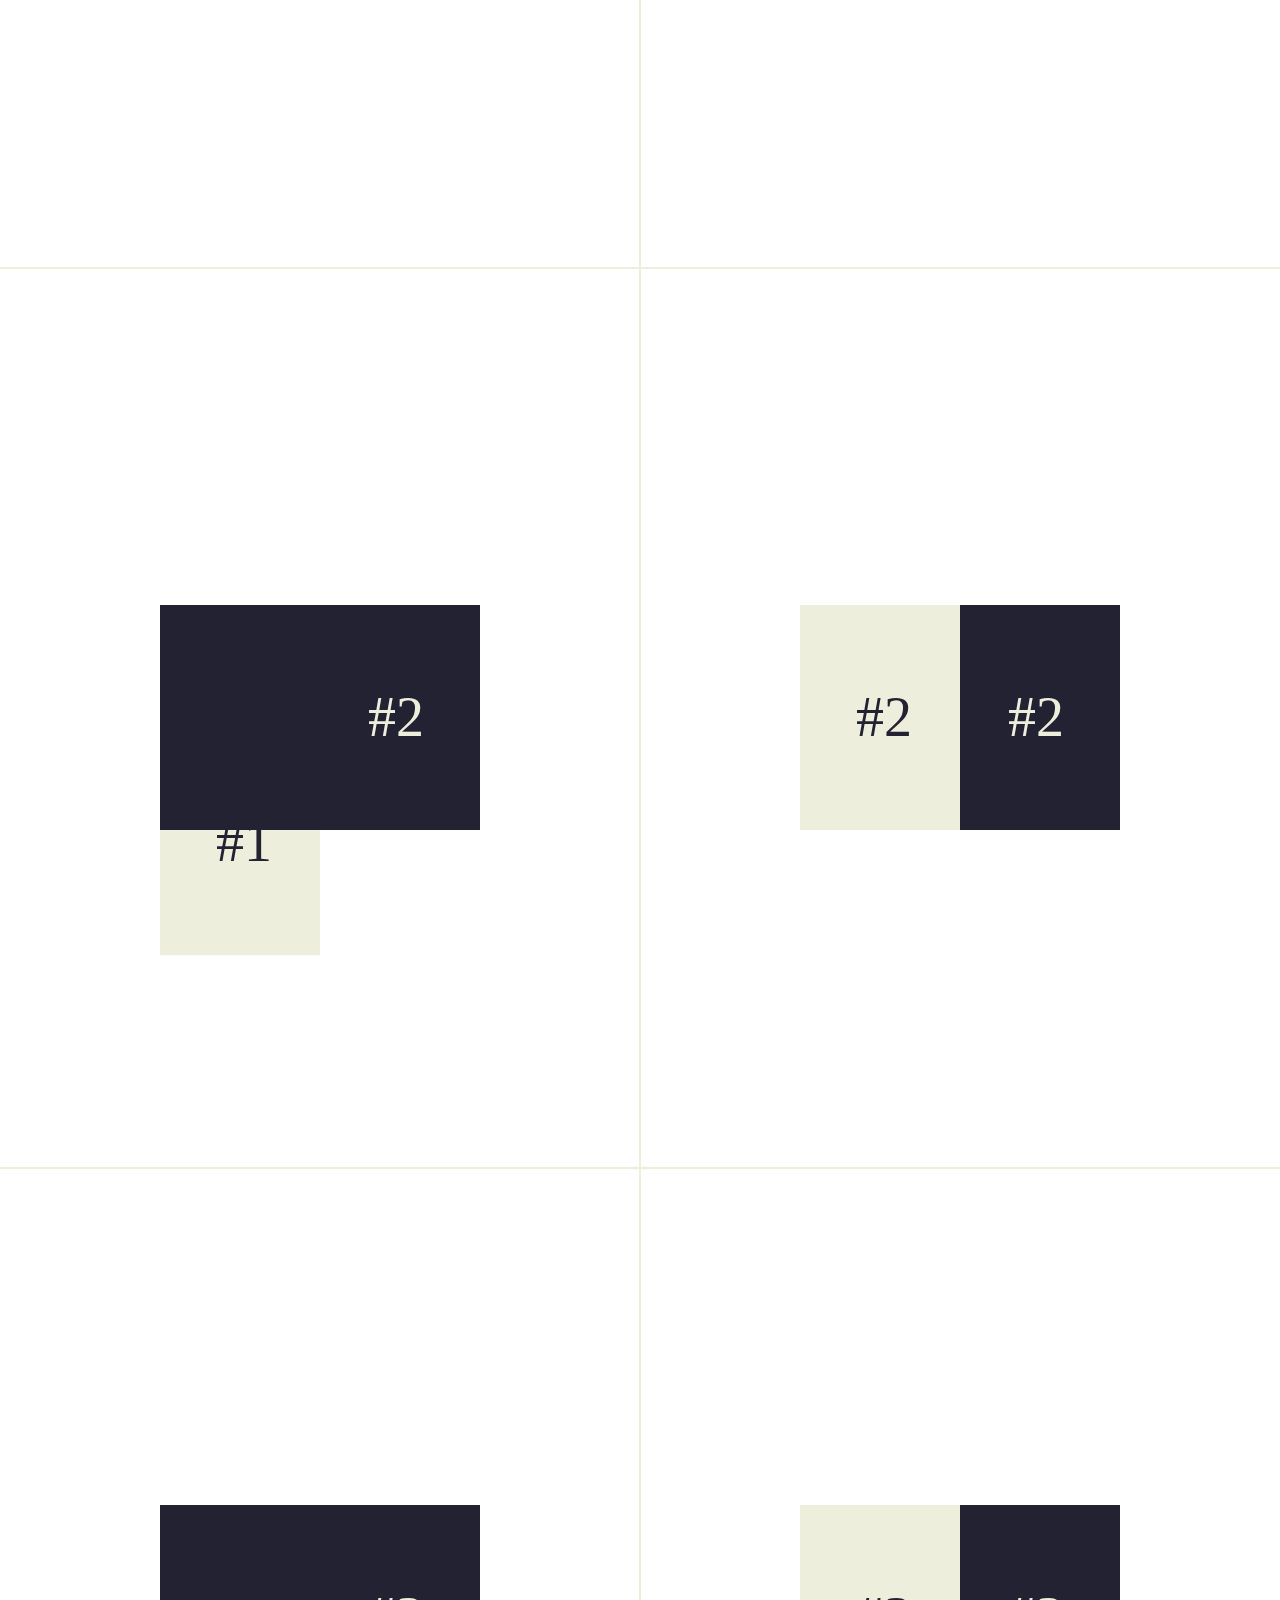
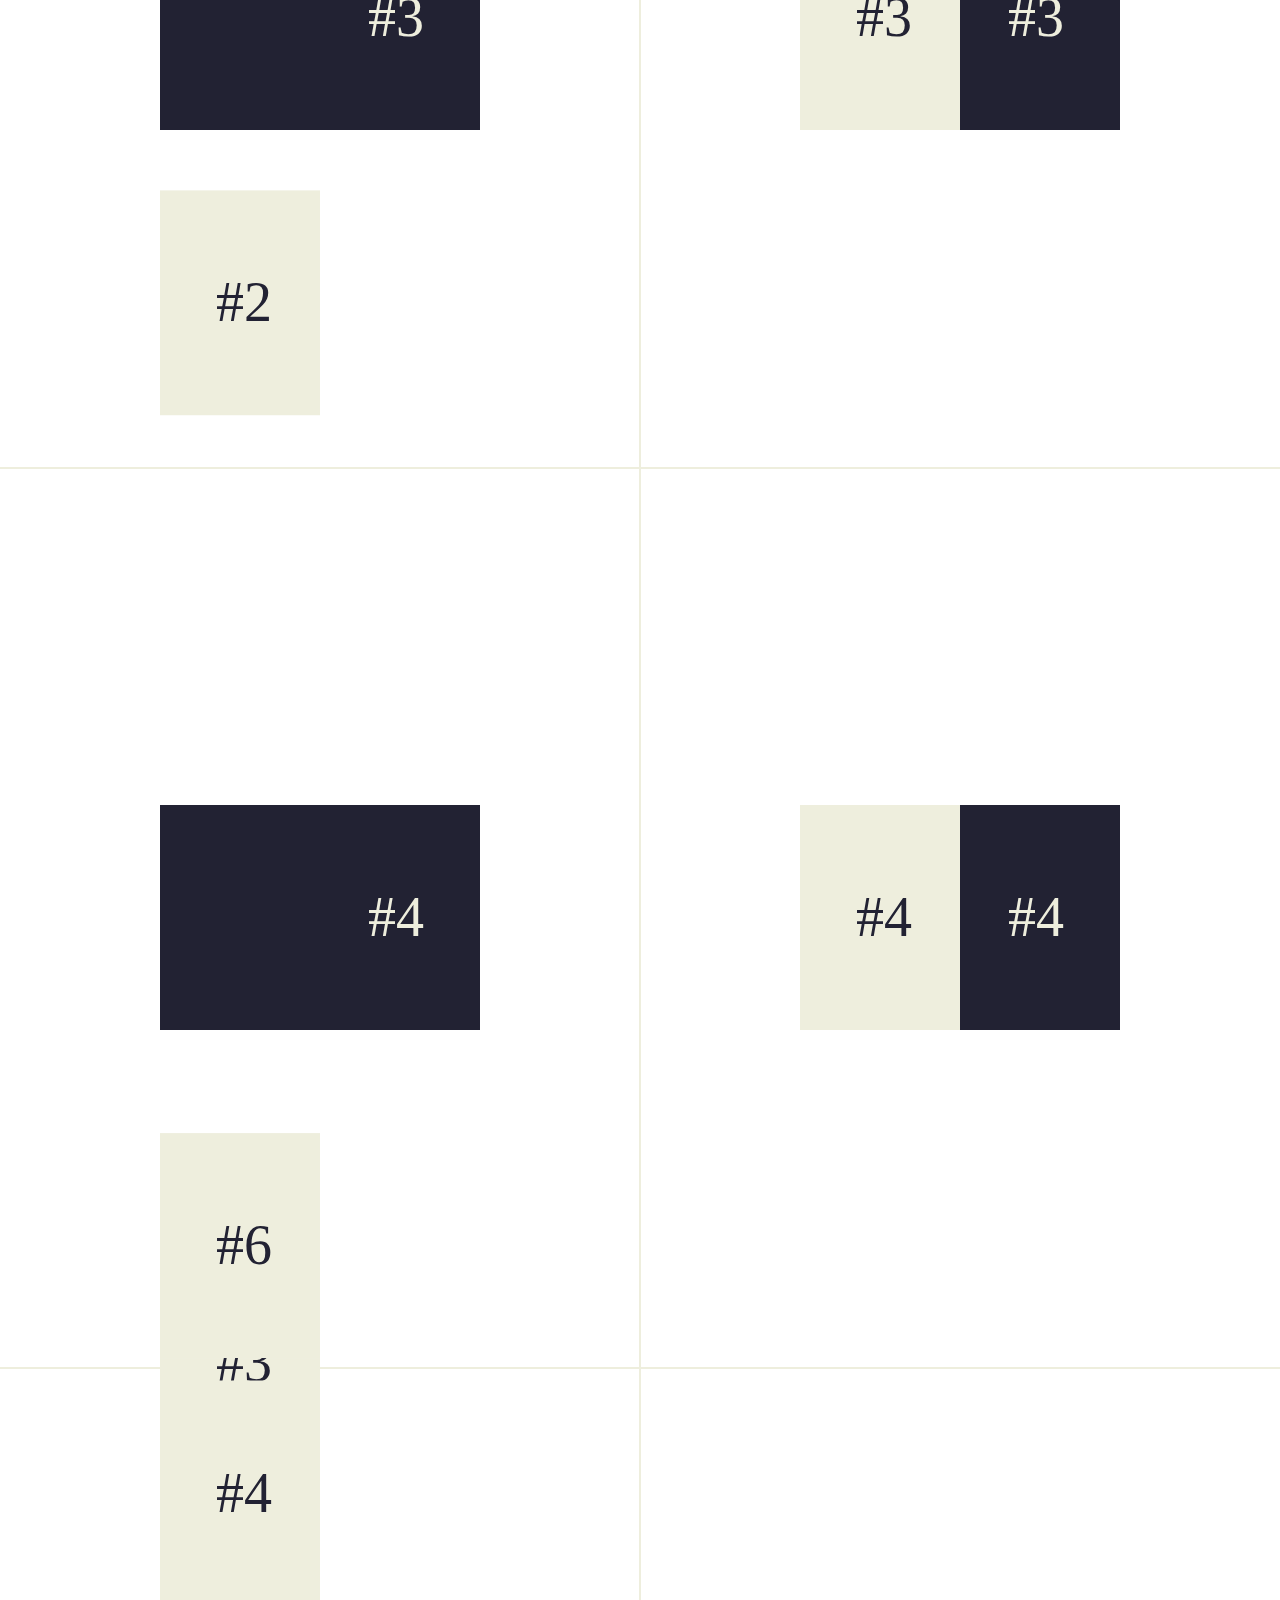
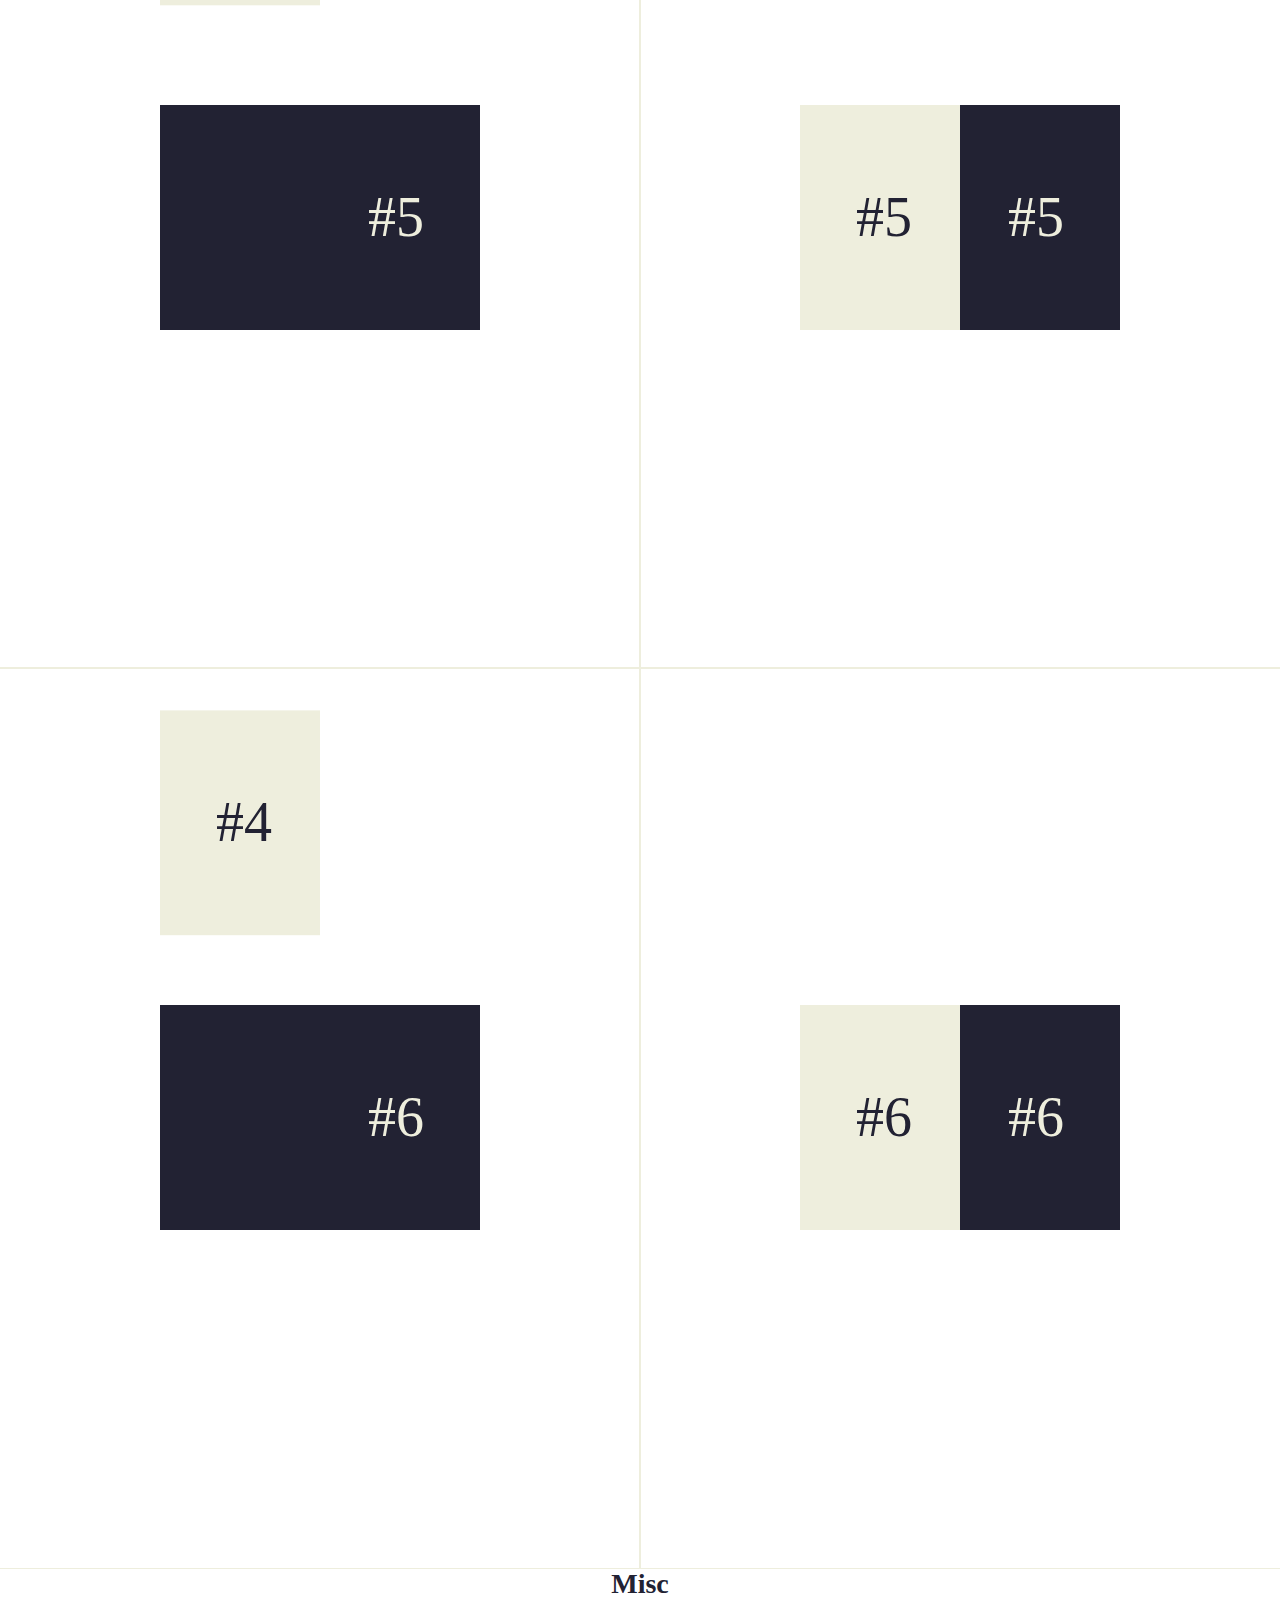
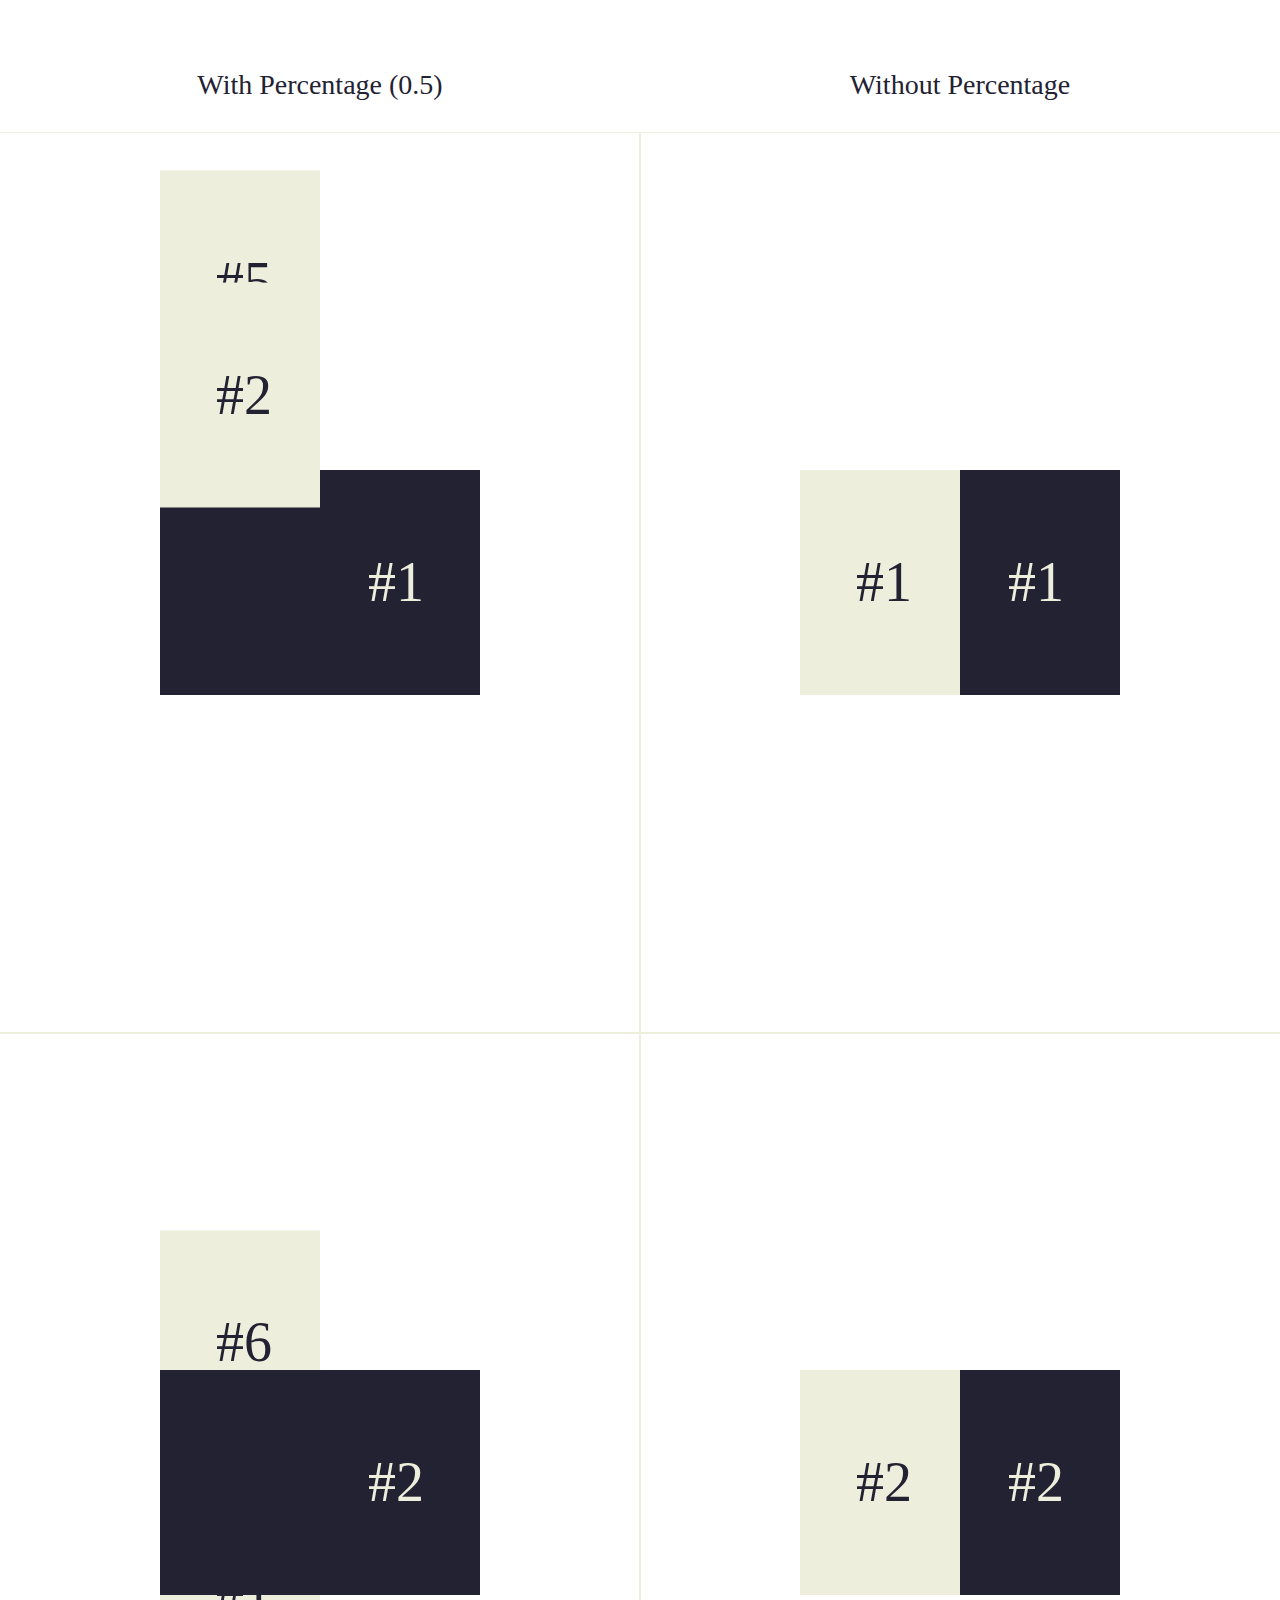
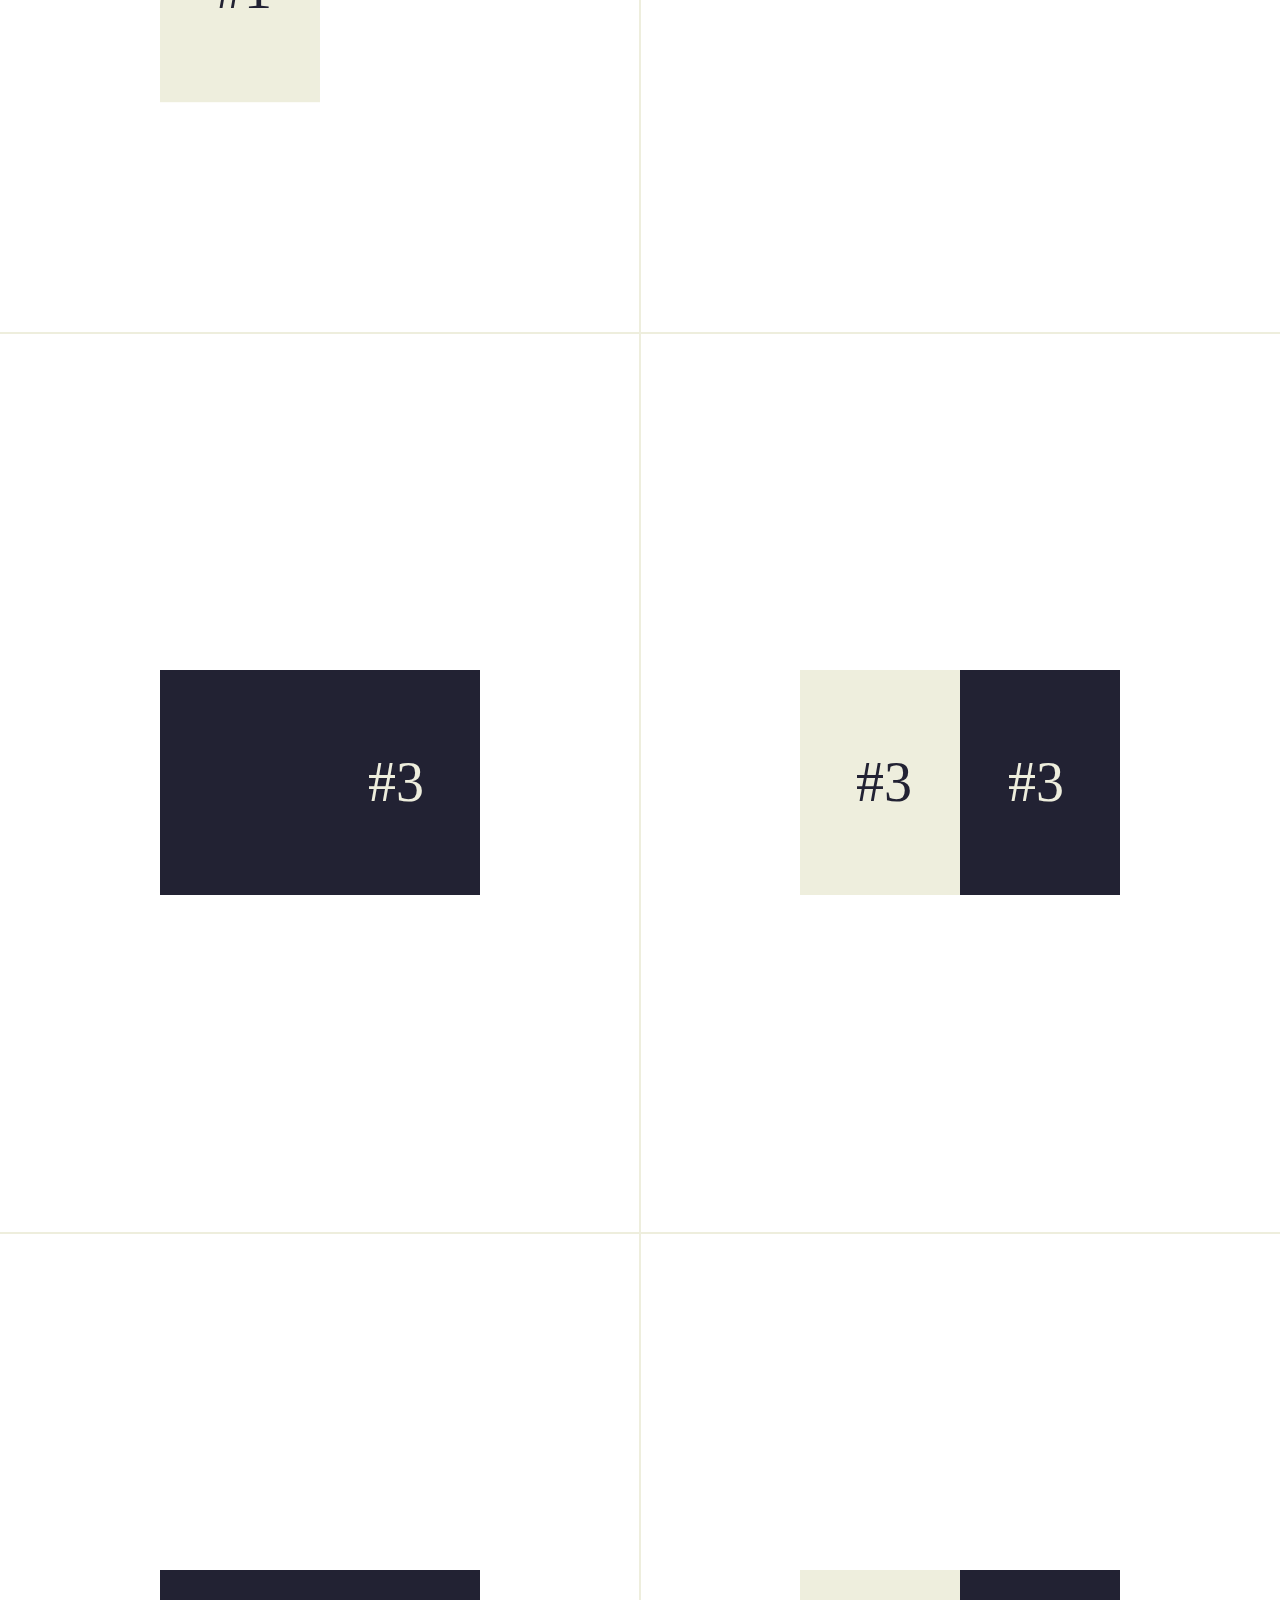
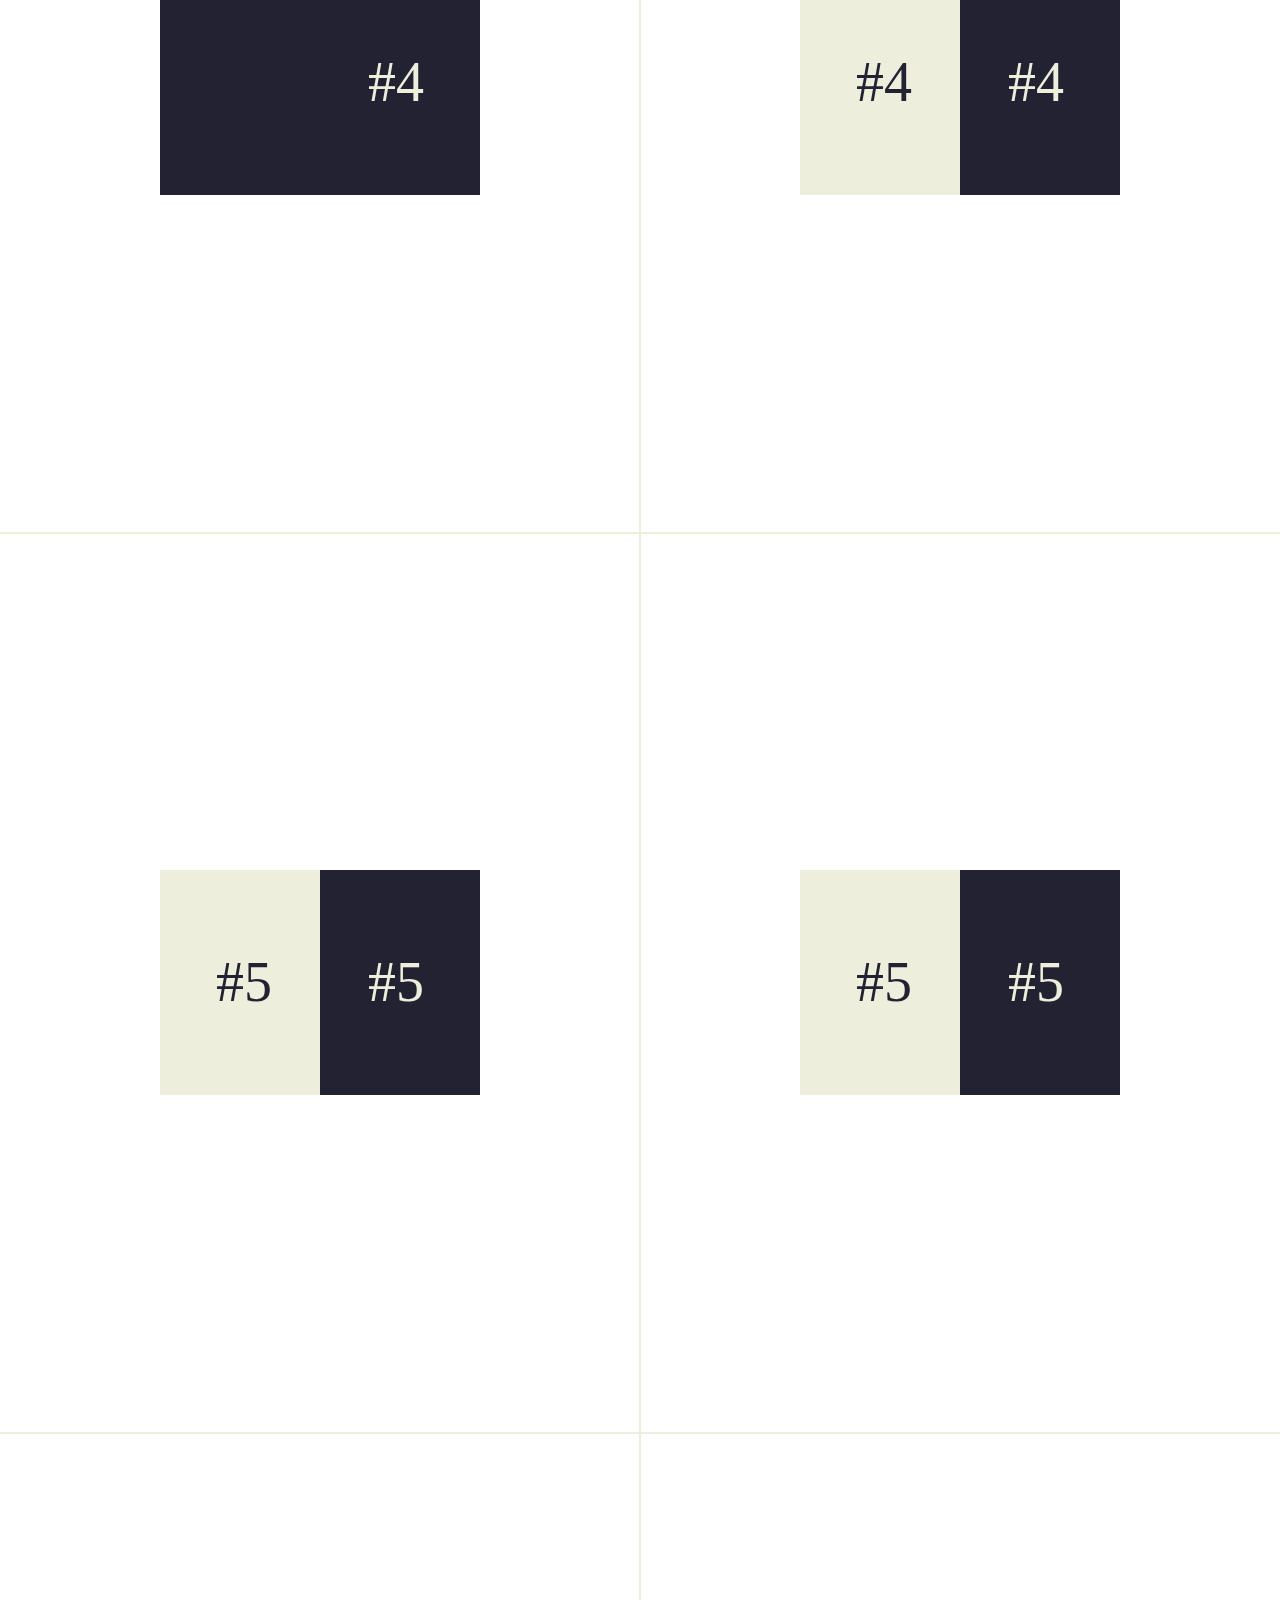
<file: tests/percentage.html>
<!DOCTYPE html>
<html lang="en">
<head>
	<meta charset="UTF-8">
	<meta name="viewport" content="width=device-width, initial-scale=1.0">
	<meta http-equiv="X-UA-Compatible" content="IE=edge">
	<title></title>
	<style>
		html, body{
			color: #223;
			font-size: 21pt;
			margin: 0; padding: 0;
		}
		nav{
			font-size: 21pt;
			line-height: 1.5em;
			position: fixed;
			bottom: 0; left: 0;
		}
		nav a{ color: inherit; }

		.col{
			text-align: center;
			width: 50%;
			float: left;
			box-sizing: border-box;
		}

		h4{ text-align: center;}

		.container{
			outline: 1px solid #eed;
			font-size: 42pt;
			padding: 37.5vh 12.5vw;
		}
		.block{
			background: #223;
			color: #eed;
			line-height: 25vh;
			text-align: right;
			padding: 0 42pt;
			position: relative;
		}
		span{
			background: #eed;
			color: #223;
			line-height: 25vh;
			text-align: left;
			padding: 0 42pt;
			display: block;
			width: 50%;
			position: absolute;
			top: 0; left: 0;
			box-sizing: border-box;
		}
	</style>
</head>
<body>
	<h4>data-rellax-speed = default</h4>
	<section>
		<div class="col">
			<br>With Percentage (0.5) <br><br>
			<div id="21" class="container"><div class="block">#1<span class="rellax" data-rellax-percentage="0.5">#1</span></div></div>
			<div id="22" class="container"><div class="block">#2<span class="rellax" data-rellax-percentage="0.5">#2</span></div></div>
			<div id="23" class="container"><div class="block">#3<span class="rellax" data-rellax-percentage="0.5">#3</span></div></div>
			<div id="24" class="container"><div class="block">#4<span class="rellax" data-rellax-percentage="0.5">#4</span></div></div>
			<div id="25" class="container"><div class="block">#5<span class="rellax" data-rellax-percentage="0.5">#5</span></div></div>
			<div id="26" class="container"><div class="block">#6<span class="rellax" data-rellax-percentage="0.5">#6</span></div></div>
		</div>
		<div class="col">
			<br>Without Percentage <br><br>
			<div id="21" class="container"><div class="block">#1<span class="rellax">#1</span></div></div>
			<div id="22" class="container"><div class="block">#2<span class="rellax">#2</span></div></div>
			<div id="23" class="container"><div class="block">#3<span class="rellax">#3</span></div></div>
			<div id="24" class="container"><div class="block">#4<span class="rellax">#4</span></div></div>
			<div id="25" class="container"><div class="block">#5<span class="rellax">#5</span></div></div>
			<div id="26" class="container"><div class="block">#6<span class="rellax">#6</span></div></div>
		</div>
	</section>

	<!-- /// -->
	<h4>data-rellax-speed = 2</h4>
	<section>
		<div class="col">
			<br>With Percentage (0.5) <br><br>
			<div class="container"><div class="block">#1<span class="rellax" data-rellax-speed="2" data-rellax-percentage="0.5">#1</span></div></div>
			<div class="container"><div class="block">#2<span class="rellax" data-rellax-speed="2" data-rellax-percentage="0.5">#2</span></div></div>
			<div class="container"><div class="block">#3<span class="rellax" data-rellax-speed="2" data-rellax-percentage="0.5">#3</span></div></div>
			<div class="container"><div class="block">#4<span class="rellax" data-rellax-speed="2" data-rellax-percentage="0.5">#4</span></div></div>
			<div class="container"><div class="block">#5<span class="rellax" data-rellax-speed="2" data-rellax-percentage="0.5">#5</span></div></div>
			<div class="container"><div class="block">#6<span class="rellax" data-rellax-speed="2" data-rellax-percentage="0.5">#6</span></div></div>
		</div>
		<div class="col">
			<br>Without Percentage <br><br>
			<div class="container"><div class="block">#1<span class="rellax" data-rellax-speed="2">#1</span></div></div>
			<div class="container"><div class="block">#2<span class="rellax" data-rellax-speed="2">#2</span></div></div>
			<div class="container"><div class="block">#3<span class="rellax" data-rellax-speed="2">#3</span></div></div>
			<div class="container"><div class="block">#4<span class="rellax" data-rellax-speed="2">#4</span></div></div>
			<div class="container"><div class="block">#5<span class="rellax" data-rellax-speed="2">#5</span></div></div>
			<div class="container"><div class="block">#6<span class="rellax" data-rellax-speed="2">#6</span></div></div>
		</div>
	</section>

	<!-- /// -->
	<h4>Misc</h4>
	<section>
		<div class="col">
			<br>With Percentage (0.5) <br><br>
			<div class="container"><div class="block">#1<span class="rellax" data-rellax-speed="1" data-rellax-percentage="0.5">#1</span></div></div>
			<div class="container"><div class="block">#2<span class="rellax" data-rellax-speed="-1" data-rellax-percentage="0.5">#2</span></div></div>
			<div class="container"><div class="block">#3<span class="rellax" data-rellax-speed="4" data-rellax-percentage="0.5">#3</span></div></div>
			<div class="container"><div class="block">#4<span class="rellax" data-rellax-speed="-4" data-rellax-percentage="0.5">#4</span></div></div>
			<div class="container"><div class="block">#5<span class="rellax" data-rellax-speed="0" data-rellax-percentage="0.5">#5</span></div></div>
			<div class="container"><div class="block">#6<span class="rellax" data-rellax-speed="-10" data-rellax-percentage="0.5">#6</span></div></div>
		</div>
		<div class="col">
			<br>Without Percentage <br><br>
			<div class="container"><div class="block">#1<span class="rellax" data-rellax-speed="1">#1</span></div></div>
			<div class="container"><div class="block">#2<span class="rellax" data-rellax-speed="-1">#2</span></div></div>
			<div class="container"><div class="block">#3<span class="rellax" data-rellax-speed="0">#3</span></div></div>
			<div class="container"><div class="block">#4<span class="rellax" data-rellax-speed="0">#4</span></div></div>
			<div class="container"><div class="block">#5<span class="rellax" data-rellax-speed="0">#5</span></div></div>
			<div class="container"><div class="block">#6<span class="rellax" data-rellax-speed="0">#6</span></div></div>
		</div>
	</section>

	<!-- Scripts -->
	<script src="../rellax.js"></script>
	<script>
		var rellax = new Rellax();
	</script>
</body>
</html>
</file>
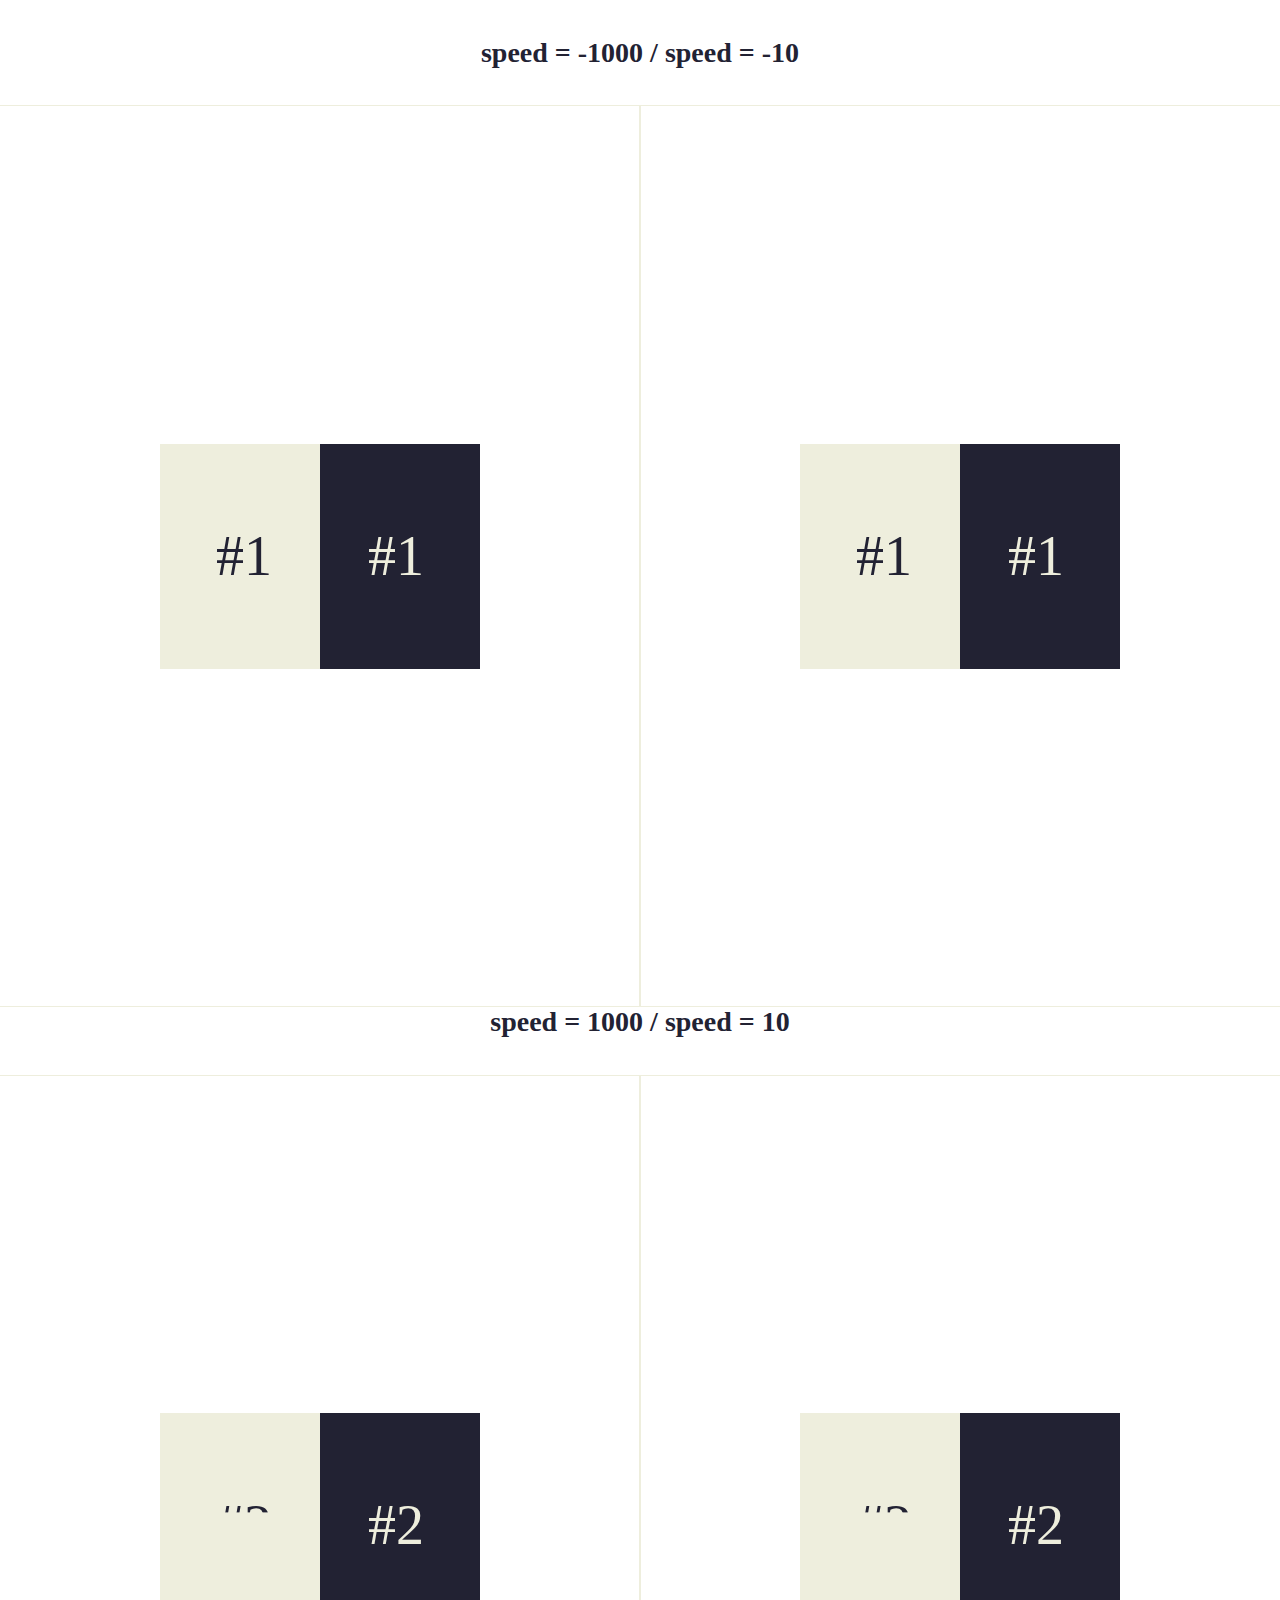
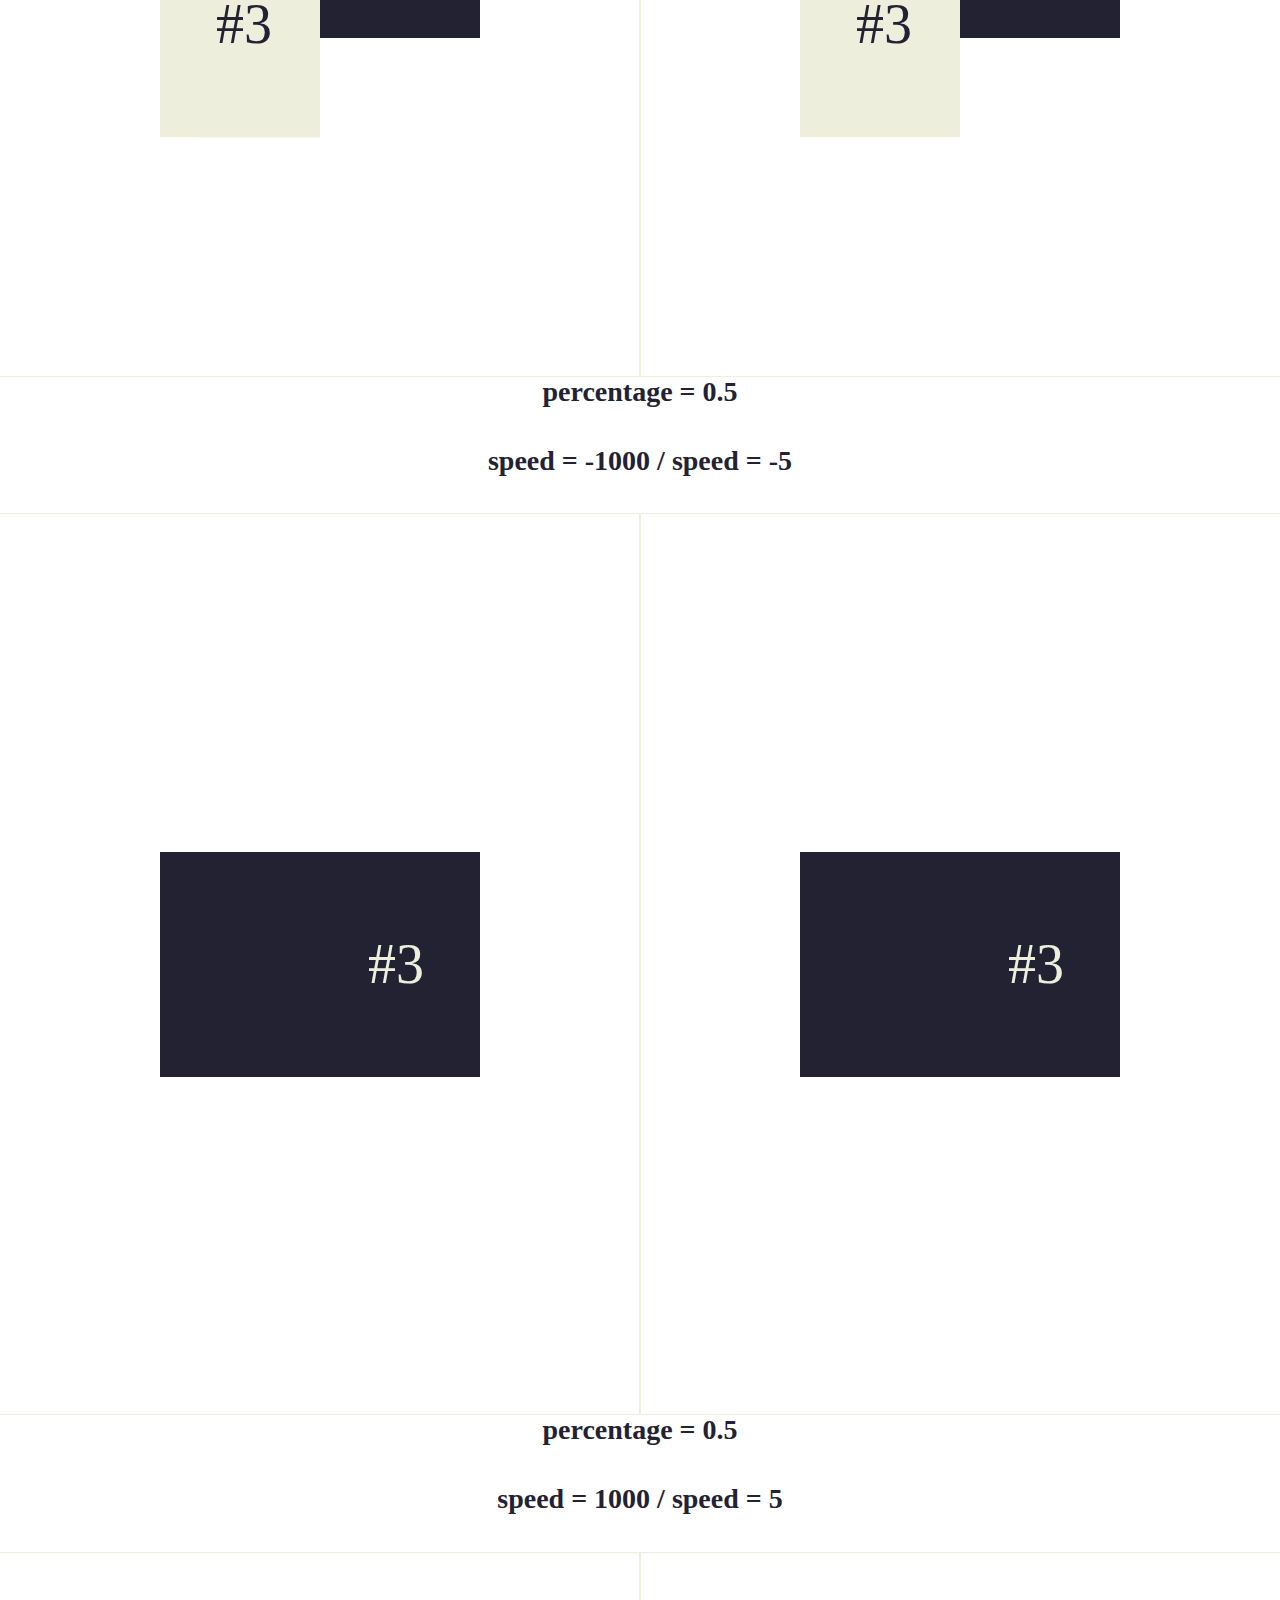
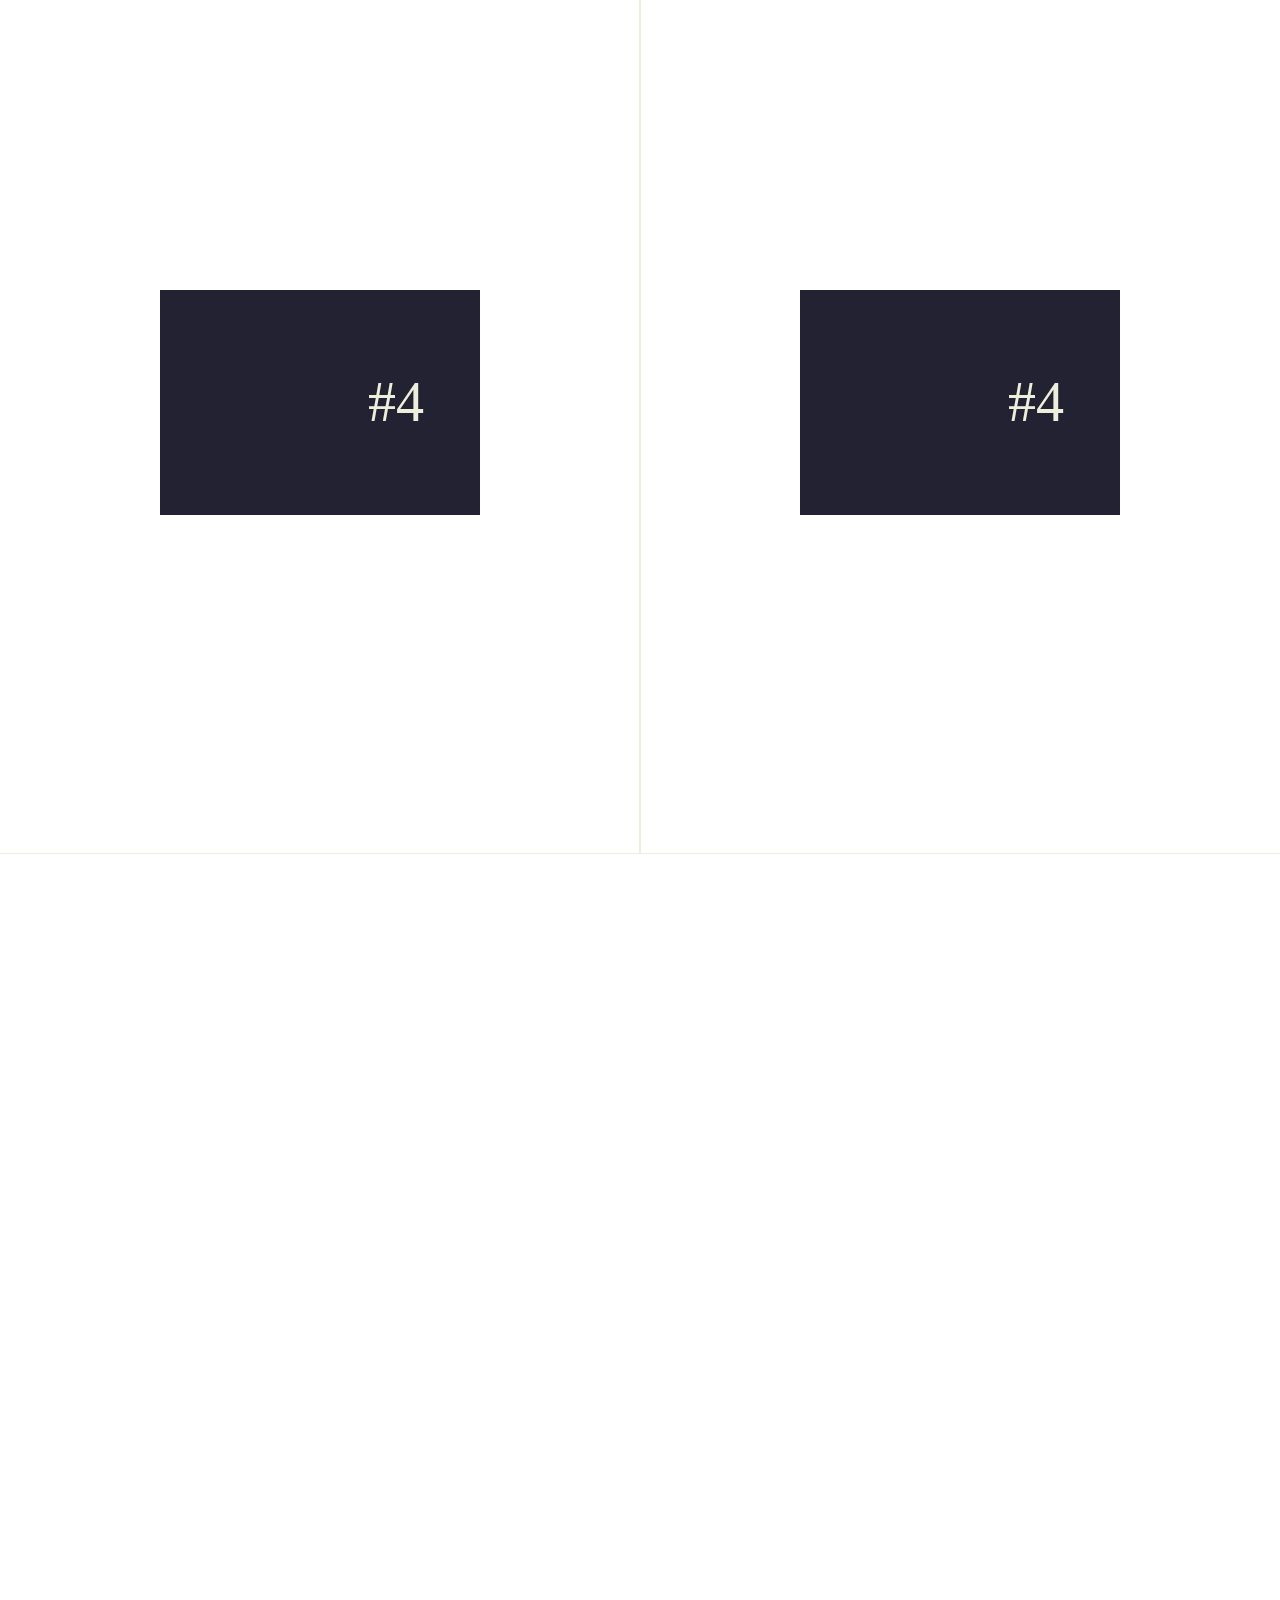
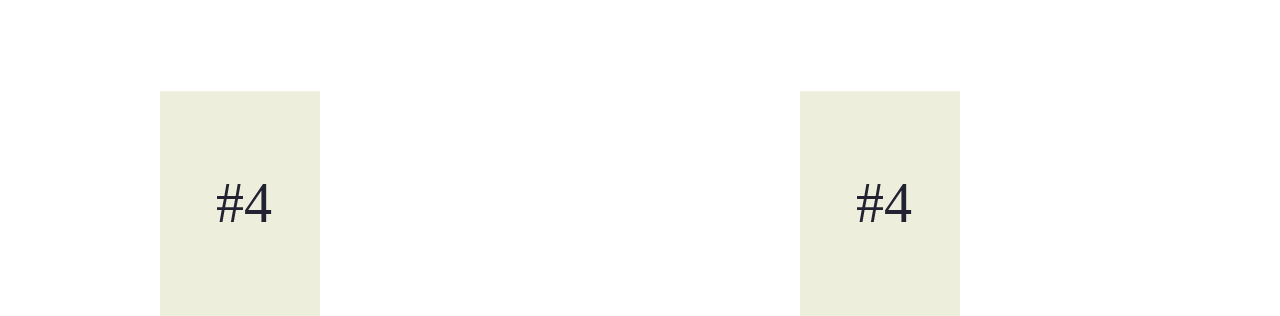
<file: tests/speed.html>
<!DOCTYPE html>
<html lang="en">
<head>
	<meta charset="UTF-8">
	<meta name="viewport" content="width=device-width, initial-scale=1.0">
	<meta http-equiv="X-UA-Compatible" content="IE=edge">
	<title></title>
	<style>
		html, body{
			color: #223;
			font-size: 21pt;
			margin: 0; padding: 0;
		}
		nav{
			font-size: 21pt;
			line-height: 1.5em;
			position: fixed;
			bottom: 0; left: 0;
		}
		nav a{ color: inherit; }

		.col{
			text-align: center;
			width: 50%;
			float: left;
			box-sizing: border-box;
		}

		h4{ text-align: center;}

		.container{
			outline: 1px solid #eed;
			font-size: 42pt;
			padding: 37.5vh 12.5vw;
		}
		.block{
			background: #223;
			color: #eed;
			line-height: 25vh;
			text-align: right;
			padding: 0 42pt;
			position: relative;
		}
		span{
			background: #eed;
			color: #223;
			line-height: 25vh;
			text-align: left;
			padding: 0 42pt;
			display: block;
			width: 50%;
			position: absolute;
			top: 0; left: 0;
			box-sizing: border-box;
		}
	</style>
</head>
<body>
	<h4>speed = -1000 / speed = -10</h4>
	<section>
		<div class="col">
			<div class="container"><div class="block">#1<span class="rellax" data-rellax-speed="-1000">#1</span></div></div>
		</div>
		<div class="col">
			<div class="container"><div class="block">#1<span class="rellax" data-rellax-speed="-10">#1</span></div></div>
		</div>
	</section>

	<h4>speed = 1000 / speed = 10</h4>
	<section>
		<div class="col">
			<div class="container"><div class="block">#2<span class="rellax" data-rellax-speed="1000">#2</span></div></div>
		</div>
		<div class="col">
			<div class="container"><div class="block">#2<span class="rellax" data-rellax-speed="10">#2</span></div></div>
		</div>
	</section>

	<h4>percentage = 0.5</h4>
	<h4>speed = -1000 / speed = -5</h4>
	<section>
		<div class="col">
			<div class="container"><div class="block">#3<span class="rellax" data-rellax-speed="-1000" data-rellax-percentage="0.5">#3</span></div></div>
		</div>
		<div class="col">
			<div class="container"><div class="block">#3<span class="rellax" data-rellax-speed="-5" data-rellax-percentage="0.5">#3</span></div></div>
		</div>
	</section>

	<h4>percentage = 0.5</h4>
	<h4>speed = 1000 / speed = 5</h4>
	<section>
		<div class="col">
			<div class="container"><div class="block">#4<span class="rellax" data-rellax-speed="1000" data-rellax-percentage="0.5">#4</span></div></div>
		</div>
		<div class="col">
			<div class="container"><div class="block">#4<span class="rellax" data-rellax-speed="5" data-rellax-percentage="0.5">#4</span></div></div>
		</div>
	</section>

	<!-- Scripts -->
	<script src="../rellax.js"></script>
	<script>
		var rellax = new Rellax();
	</script>
</body>
</html>
</file>
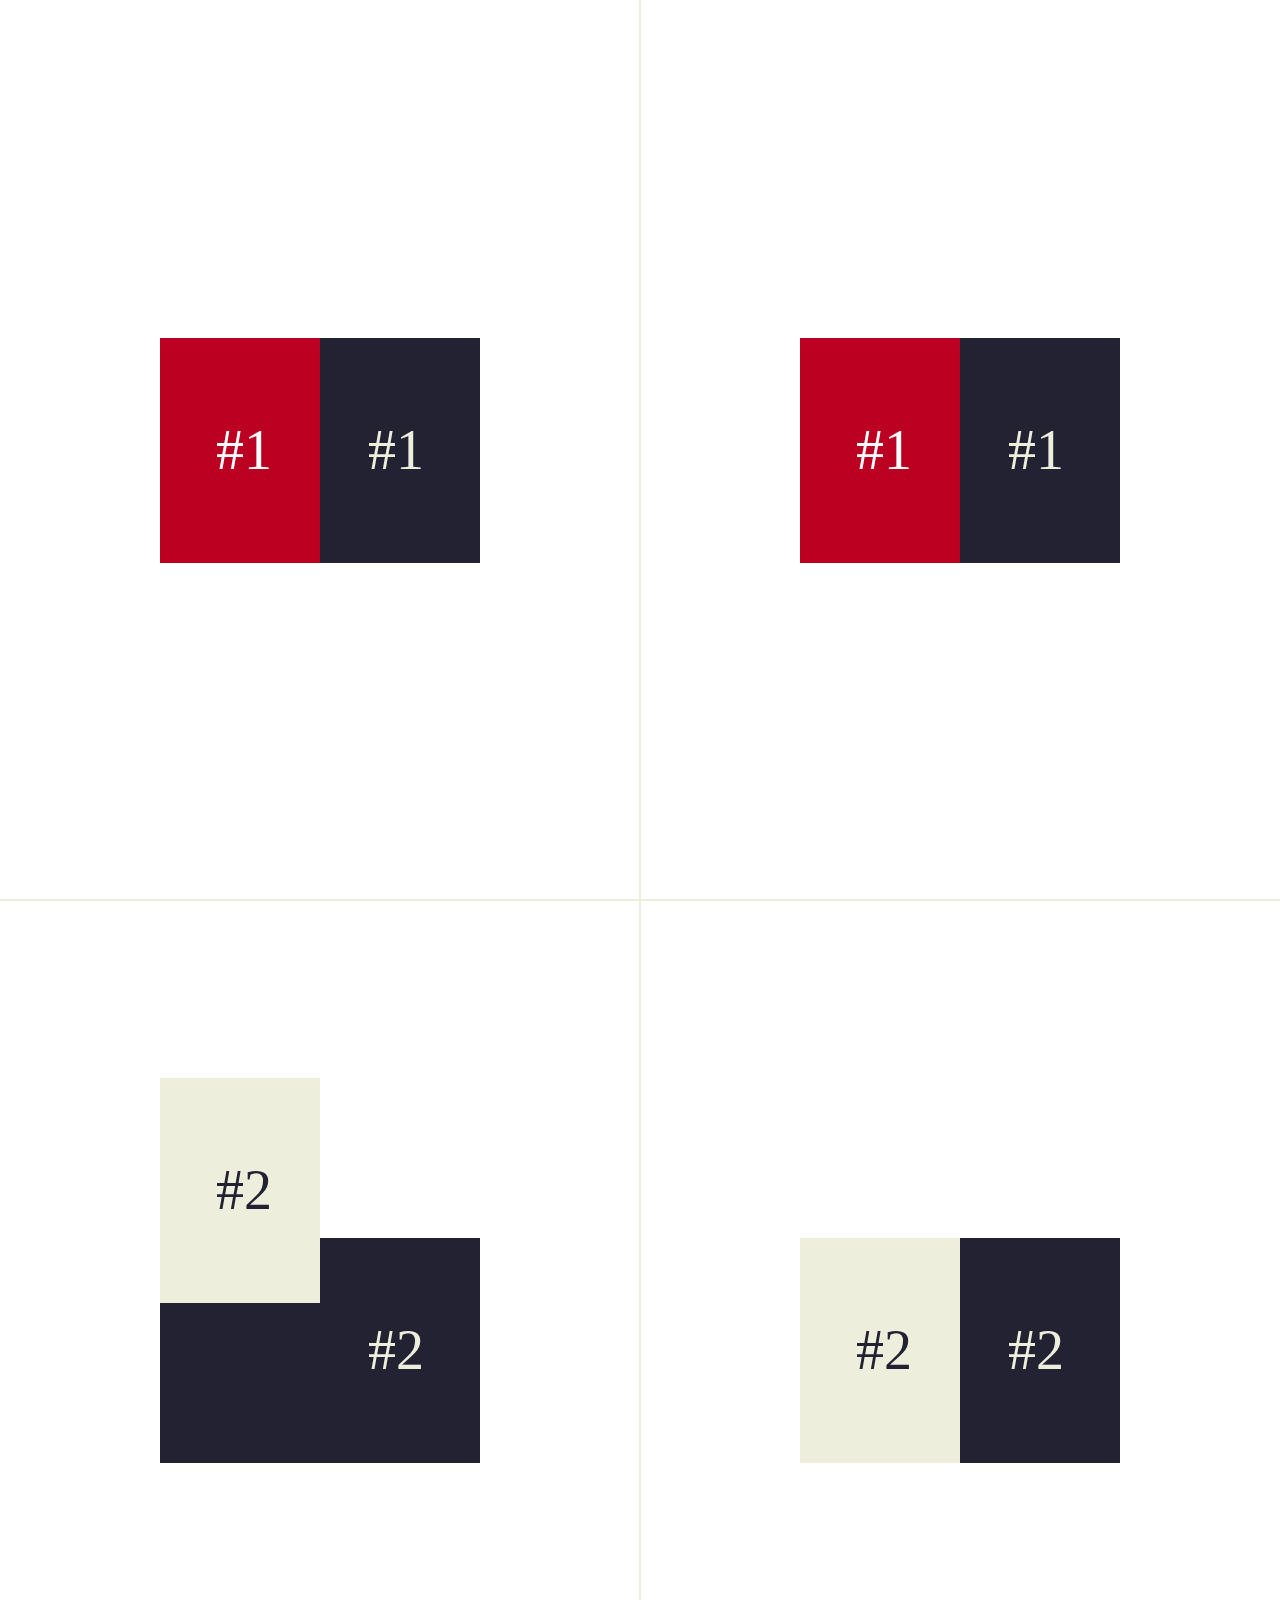
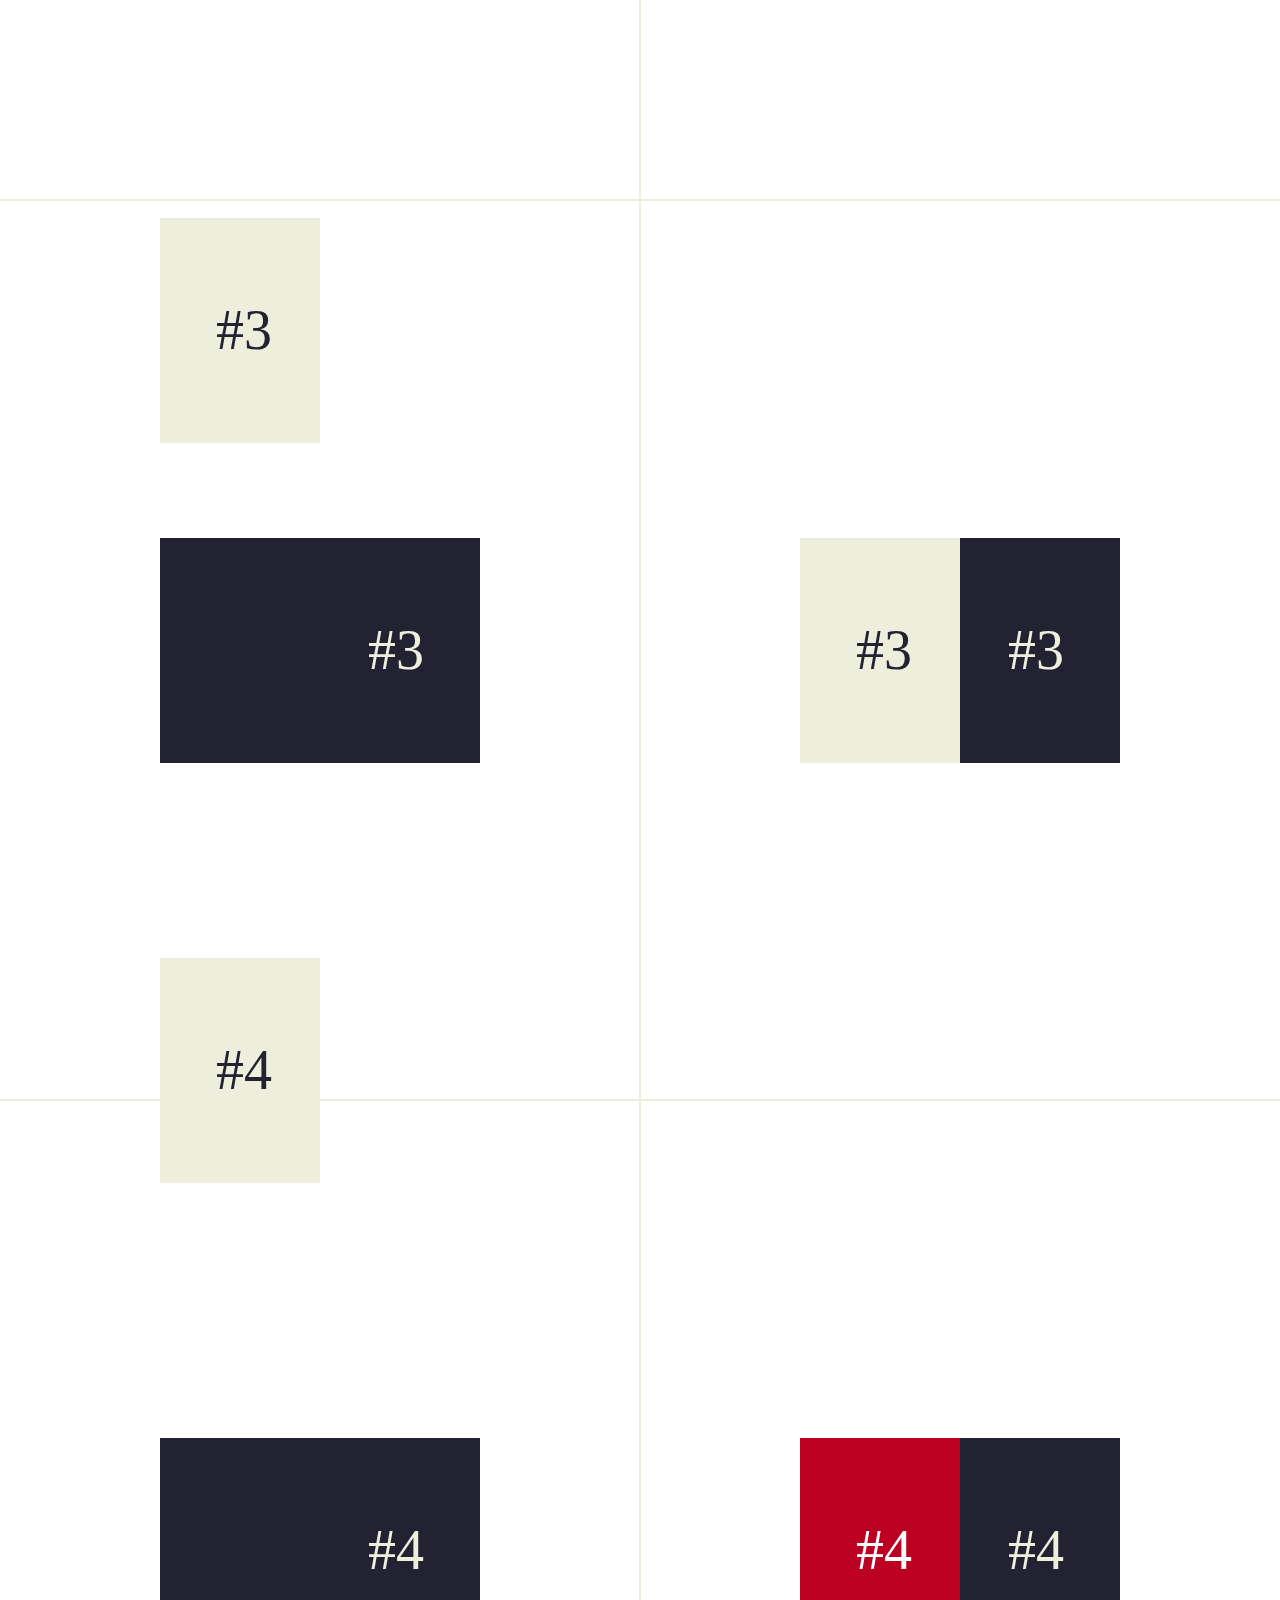
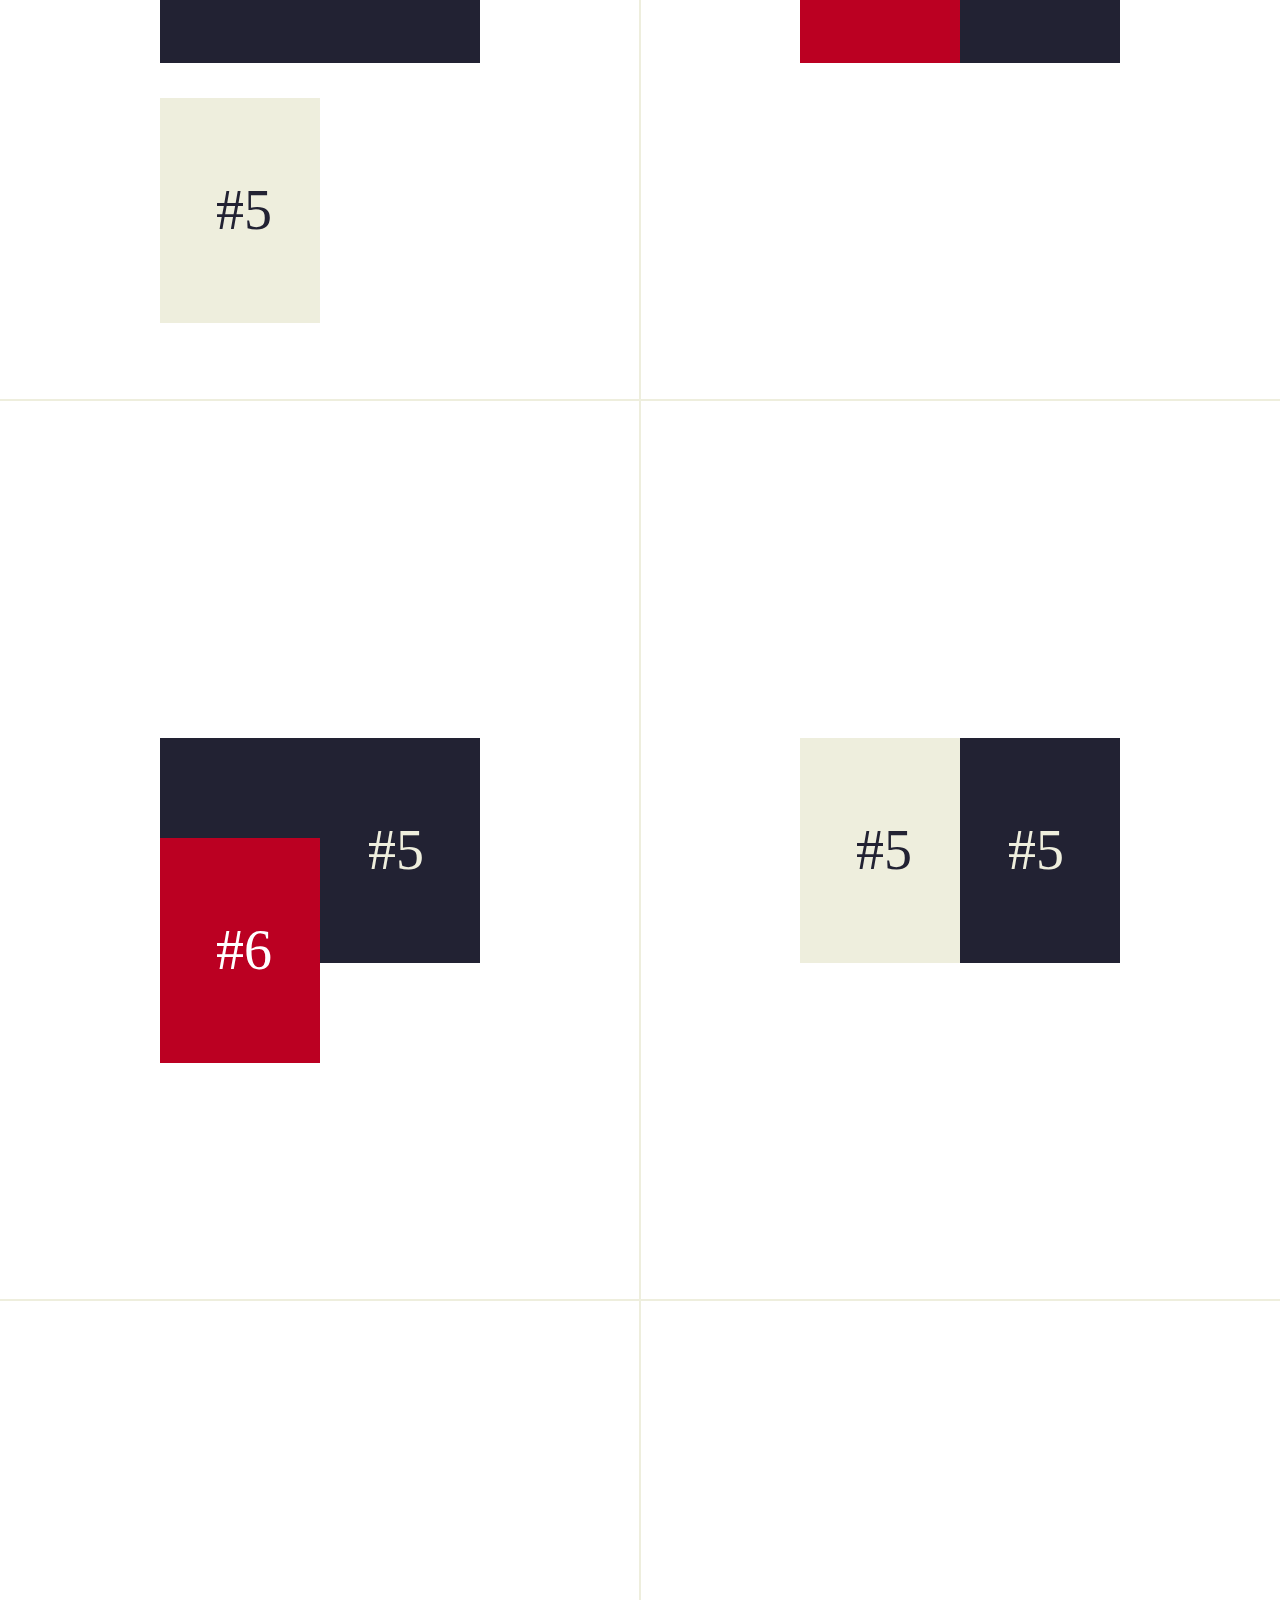
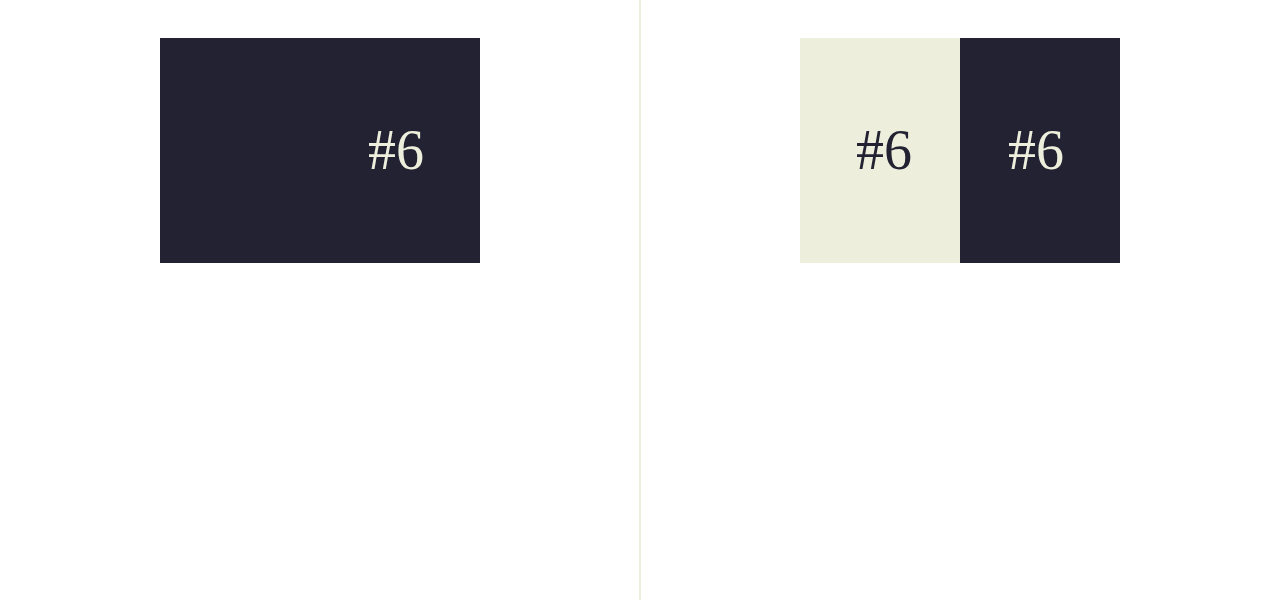
<file: tests/style.html>
<!DOCTYPE html>
<html lang="en">
<head>
	<meta charset="UTF-8">
	<meta name="viewport" content="width=device-width, initial-scale=1.0">
	<meta http-equiv="X-UA-Compatible" content="IE=edge">
	<title></title>
	<style>
		html, body{
			color: #223;
			font-size: 21pt;
			margin: 0; padding: 0;
		}
		nav{
			font-size: 21pt;
			line-height: 1.5em;
			position: fixed;
			bottom: 0; left: 0;
		}
		nav a{ color: inherit; }

		.col{
			text-align: center;
			width: 50%;
			float: left;
			box-sizing: border-box;
		}

		h4{ text-align: center;}

		.container{
			outline: 1px solid #eed;
			font-size: 42pt;
			padding: 37.5vh 12.5vw;
		}
		.block{
			background: #223;
			color: #eed;
			line-height: 25vh;
			text-align: right;
			padding: 0 42pt;
			position: relative;
		}
		span{
			background: #eed;
			color: #223;
			line-height: 25vh;
			text-align: left;
			padding: 0 42pt;
			display: block;
			width: 50%;
			position: absolute;
			top: 0; left: 0;
			box-sizing: border-box;
		}
	</style>
</head>
<body>
	<section>
		<div class="col">
<div id="21" class="container"><div class="block">#1<span class="rellax" data-rellax-percentage="0.5" style="background:#b02; color:#fff;">#1</span></div></div>
<div id="22" class="container"><div class="block">#2<span class="rellax" data-rellax-percentage="0.5">#2</span></div></div>
<div id="23" class="container"><div class="block">#3<span class="rellax" data-rellax-percentage="0.5">#3</span></div></div>
<div id="24" class="container"><div class="block">#4<span class="rellax" data-rellax-percentage="0.5">#4</span></div></div>
<div id="25" class="container"><div class="block">#5<span class="rellax" data-rellax-percentage="0.5">#5</span></div></div>
<div id="26" class="container"><div class="block">#6<span class="rellax" data-rellax-percentage="0.5" style="background:#b02; color:#fff;">#6</span></div></div>
		</div>
		<div class="col">
			<div id="21" class="container"><div class="block">#1<span class="rellax" style="background:#b02; color:#fff;">#1</span></div></div>
			<div id="22" class="container"><div class="block">#2<span class="rellax">#2</span></div></div>
			<div id="23" class="container"><div class="block">#3<span class="rellax">#3</span></div></div>
			<div id="24" class="container"><div class="block">#4<span class="rellax" style="background:#b02; color:#fff;">#4</span></div></div>
			<div id="25" class="container"><div class="block">#5<span class="rellax">#5</span></div></div>
			<div id="26" class="container"><div class="block">#6<span class="rellax">#6</span></div></div>
		</div>
	</section>

	<!-- Scripts -->
	<script src="../rellax.js"></script>
	<script>
		var rellax = new Rellax();
	</script>
</body>
</html>
</file>
<file: css/main.css>
html, body {
  margin: 0;
  padding: 0;
  font-family: 'Source Sans Pro', sans-serif;
  text-rendering: optimizeLegibility;
  color: #222;
  overflow-x: hidden;
}
h4 {
  font-size: 22px;
  margin-bottom: 28px;
}
p {
  font-size: 22px;
}
a,
a:hover,
a:active,
a:visited {
  text-decoration: none;
  color: #5000F1;
}

header h2 {
  font-size: 15px;
  font-weight: 900;
  letter-spacing: 0.15em;
  margin-top: 70px;
}
header a h2 {
  color: #222;
}
header a h2 span {
  transition: all 400ms cubic-bezier(0.68, -0.1, 0.265, 1.55);
}
header a:hover h2 span {
  color: #fff;
  margin-left: 10px;
}
header .white-block {
  margin-top: 20px;
  width: 46px;
  height: 6px;
  background: #fff;
}

header .title {
  margin-top: 80px;
}
header h1 {
  font-size: 96px;
  font-weight: 900;
  letter-spacing: 0.12em;
  margin: 0;
  margin-left: -6px;
}
header h1 span {
  display: inline-block;
  font-size: 20px;
  margin-top: 18px;
  vertical-align: top;
  letter-spacing: 0;
}
header .title a {
  display: inline-block;
  margin-top: 6px;
  margin-right: -70px;
  background: #222;
  padding: 26px 80px;
  color: #fff;
  border-radius: 12px;
  font-size: 26px;
  letter-spacing: 0.2em;
  transition: all 300ms cubic-bezier(0.68, -0.1, 0.265, 1.55);
}
header .title a:hover {
  margin-top: 12px;
  margin-right: -80px;
  padding: 20px 90px;
}
header h3 {
  font-size: 21px;
}


/*----------------------------------
  Background Grid
------------------------------------*/


.grid {
  position: fixed;
  width: 100%;
}
.grid-line {
  height: 100vh;
  border-left: 1px solid #ccc;
}




.fixed-top {
  position: absolute;
  width: 600px;
  height: 600px;
  background: #00F1C9;
  border-radius: 12px;
  z-index: -1;
  margin-top: -220px;
  margin-left: 100px;
}


/*----------------------------------
  Main
------------------------------------*/

main,
.main {
  overflow: hidden;
}

.section {
  position: relative;
}
section.san-francisco {
  margin-top: 100px;
}


.absolute {
  position: absolute;
  width: 100%;
  height: auto;
  margin-top: 100px;
}
.absolute.above {
  z-index: 2;
}
.absolute h2 {
  font-size: 140px;
  font-weight: 900;
  letter-spacing: -0.04em;
  color: #F0F0F0;
  z-index: -1;
}
.lg-green {
  width: 160px;
  height: 160px;
  background: #00F1C9;
  border-radius: 12px;
  margin-left: -80px;
  margin-top: 200px;
}
.sm-green {
  width: 60px;
  height: 60px;
  background: #00F1C9;
  border-radius: 12px;
  margin-left: -30px;
  margin-top: 400px;
}
.sm-purple {
  width: 60px;
  height: 60px;
  background: #5000F1;
  border-radius: 12px;
  margin-left: -30px;
  margin-top: 400px;
}
.xs-green {
  width: 60px;
  height: 60px;
  background: #00F1C9;
  border-radius: 12px;
  margin-left: -30px;
  margin-top: 400px;
}
.md-green {
  width: 120px;
  height: 120px;
  background: #00F1C9;
  border-radius: 12px;
  margin-left: -60px;
  margin-top: 10px;
}
.lg-purple {
  width: 80px;
  height: 80px;
  background: #5000F1;
  border-radius: 12px;
  margin-left: 57px;
  margin-top: 60px;
}





.date {
  margin-top: 400px;
  font-size: 48px;
  font-weight: 600;
  color: #5000F1;
}
.temp {
  margin-top: 200px;
  font-size: 280px;
  font-weight: 900;
  letter-spacing: -0.07em;
  color: #5000F1;
}







.text-editor {
  background: #222;
  padding: 60px 50px;
  border-radius: 12px;
  margin-left: 15px;
}
code {
  text-align: left;
  padding: 0;
  font-size: 22px;
  background: none;
  border-radius: 0;
  color: #00F1C9;
}



.md-facebook {
  width: 60px;
  height: 60px;
  background: #5000F1;
  border-radius: 12px;
  margin-left: 68px;
  margin-top: 600px;
}
.md-twitter {
  width: 120px;
  height: 120px;
  background: #00F1C9;
  border-radius: 12px;
  margin-left: -60px;
  margin-top: 60px;
}
.md-dixonandmoe {
  width: 120px;
  height: 120px;
  background: #5000F1;
  border-radius: 12px;
  margin-left: -60px;
  margin-top: 760px;
}
.bt-green {
  width: 60px;
  height: 60px;
  background: #00F1C9;
  border-radius: 12px;
  margin-left: -30px;
  margin-top: 700px;
}
.bt-purple {
  width: 80px;
  height: 80px;
  background: #5000F1;
  border-radius: 12px;
  margin-left: 57px;
  margin-top: 600px;
}

.share {
  position: relative;
  top: -240px;
}
.share a {
  font-size: 34px;
}
.share a span {
  transition: all 400ms cubic-bezier(0.68, -0.1, 0.265, 1.55);
}
.share a:hover span {
  margin-left: 10px;
}

a.dam,
a.dam:hover,
a.dam:active,
a.dam:visited {
  color: #222;
}

span.purple {
  color: #5000F1;
}
span.green {
  color: #A0F100;
}
span.white {
  color: #fff;
}


@-webkit-keyframes fuzz /* Safari and Chrome */ {
  0% {
    opacity: 0;
  }
  40% {
    opacity: 0;
  }
  100% {
    /*-webkit-transform: scaleY(1);*/
    opacity: 1;
  }
}

@-webkit-keyframes fuzz2 /* Safari and Chrome */ {
  0% {
    opacity: 0;
  }
  48% {
    opacity: 0;
  }
  100% {
    opacity: 1;
  }
}

@-webkit-keyframes fuzz3 /* Safari and Chrome */ {
  0% {
    opacity: 0;
  }
  54% {
    opacity: 0;
  }
  100% {
    opacity: 1;
  }
}





@-webkit-keyframes stretch /* Safari and Chrome */ {
  0% {
    -webkit-transform: scaleX(0);
    opacity: 0;
  }
  50% {
    -webkit-transform: scaleX(0);
    opacity: 1;
  }
  60% {
    -webkit-transform: scaleX(0);
  }
  100% {
    -webkit-transform: scaleX(1);
  }
}

@-webkit-keyframes fadeInUp {
  0% {
    opacity: 0;
    -webkit-transform: translate3d(0, 20px, 0);
  }
  30% {
    opacity: 0;
  }

  100% {
    opacity: 1;
  }
}







/*----------------------------------
  Medium devices: iPad vertical
------------------------------------*/

@media (max-width: 991px) {


}



/*----------------------------------
  Small devices: iPhone 6+ and below
------------------------------------*/

@media (max-width: 767px) {


}


/*----------------------------------
  iPhone 6 & 6+ specific text bump
------------------------------------*/

@media (max-width: 991px) and (max-height: 736px) and (min-height: 481px) {


}
</file>
